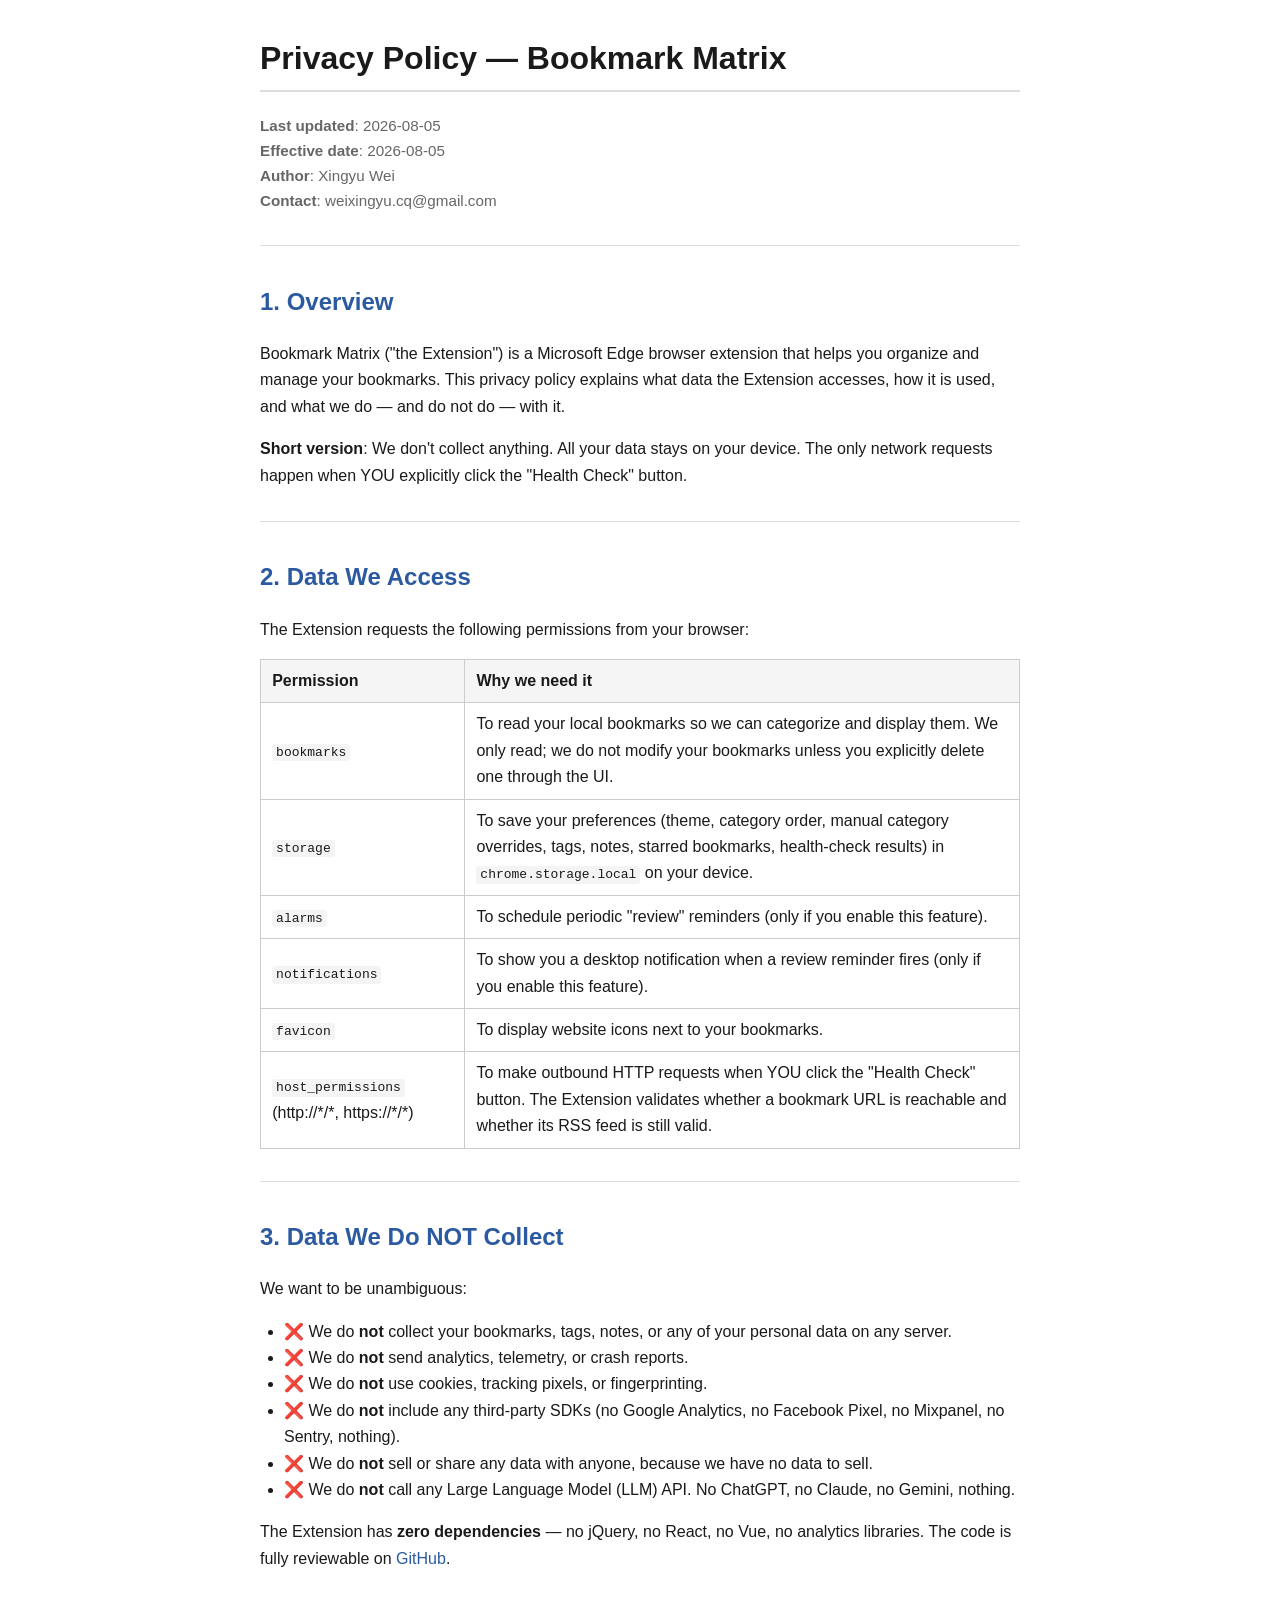
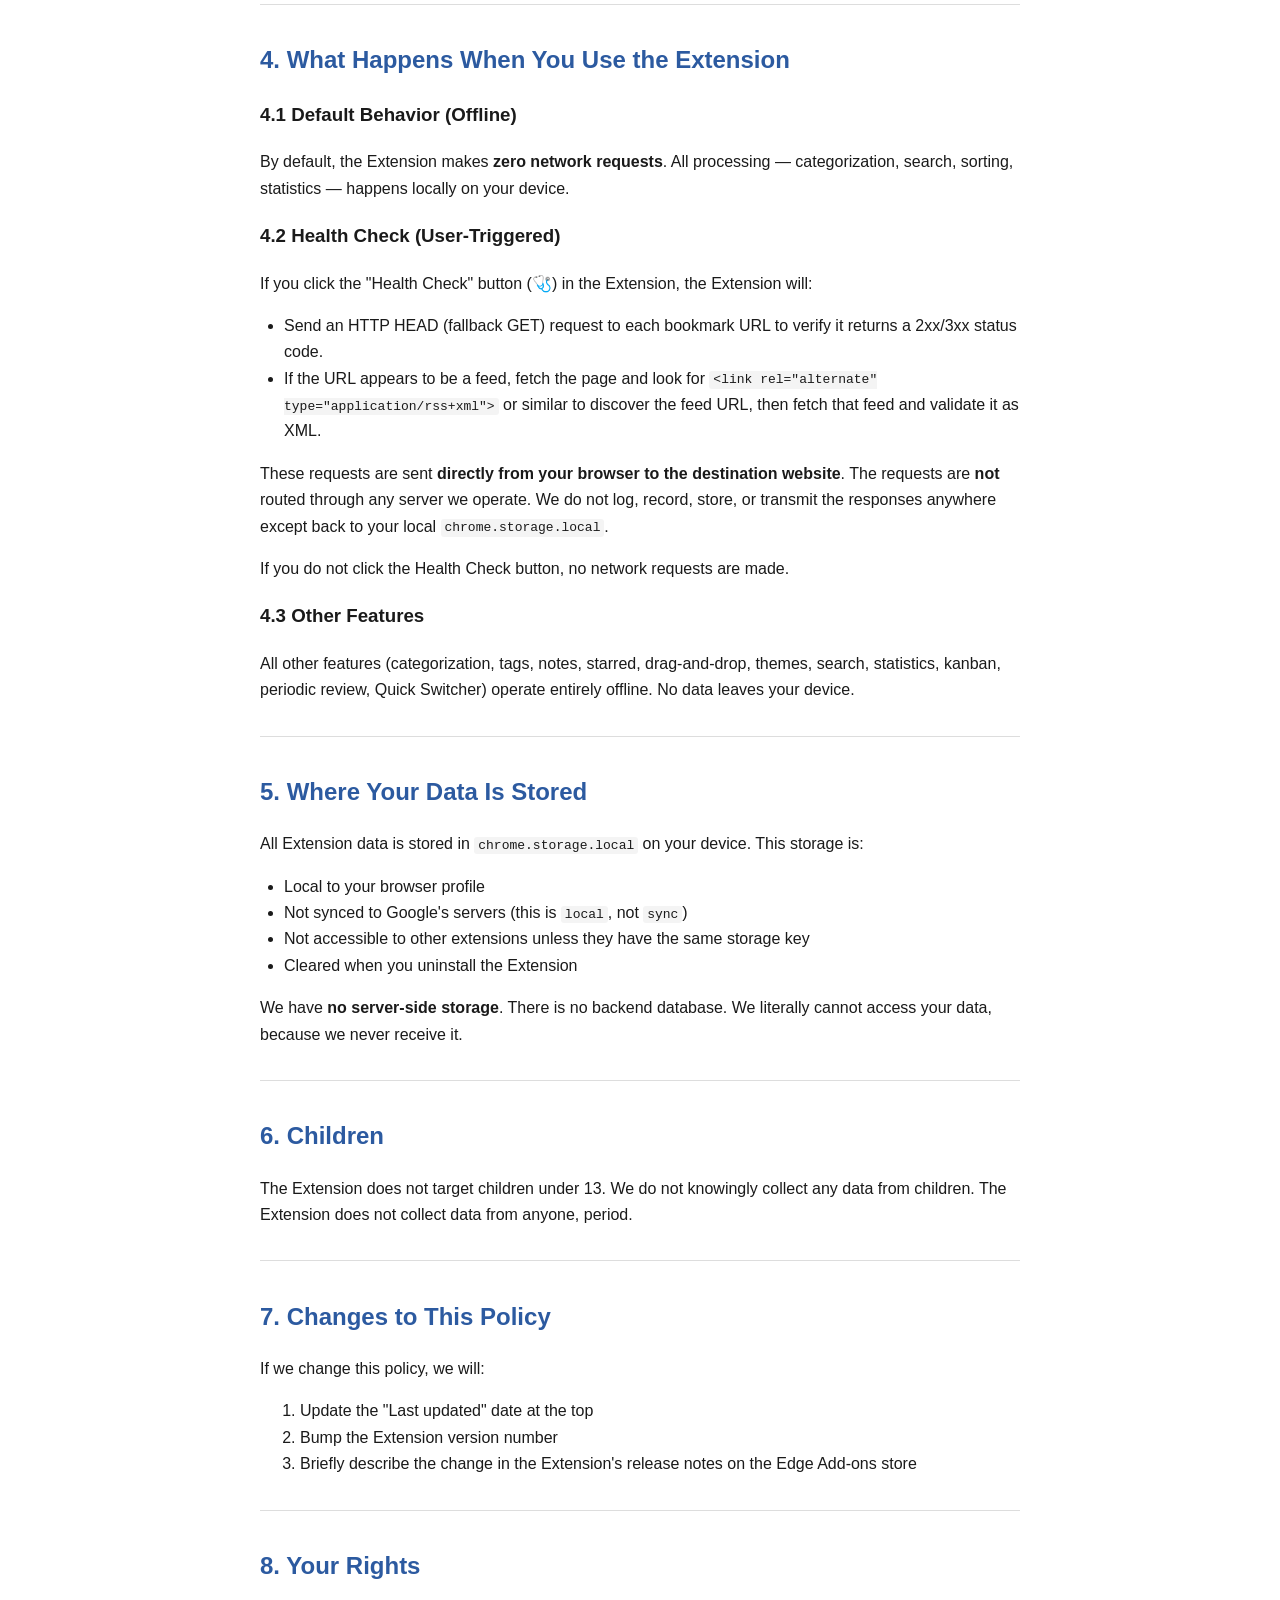
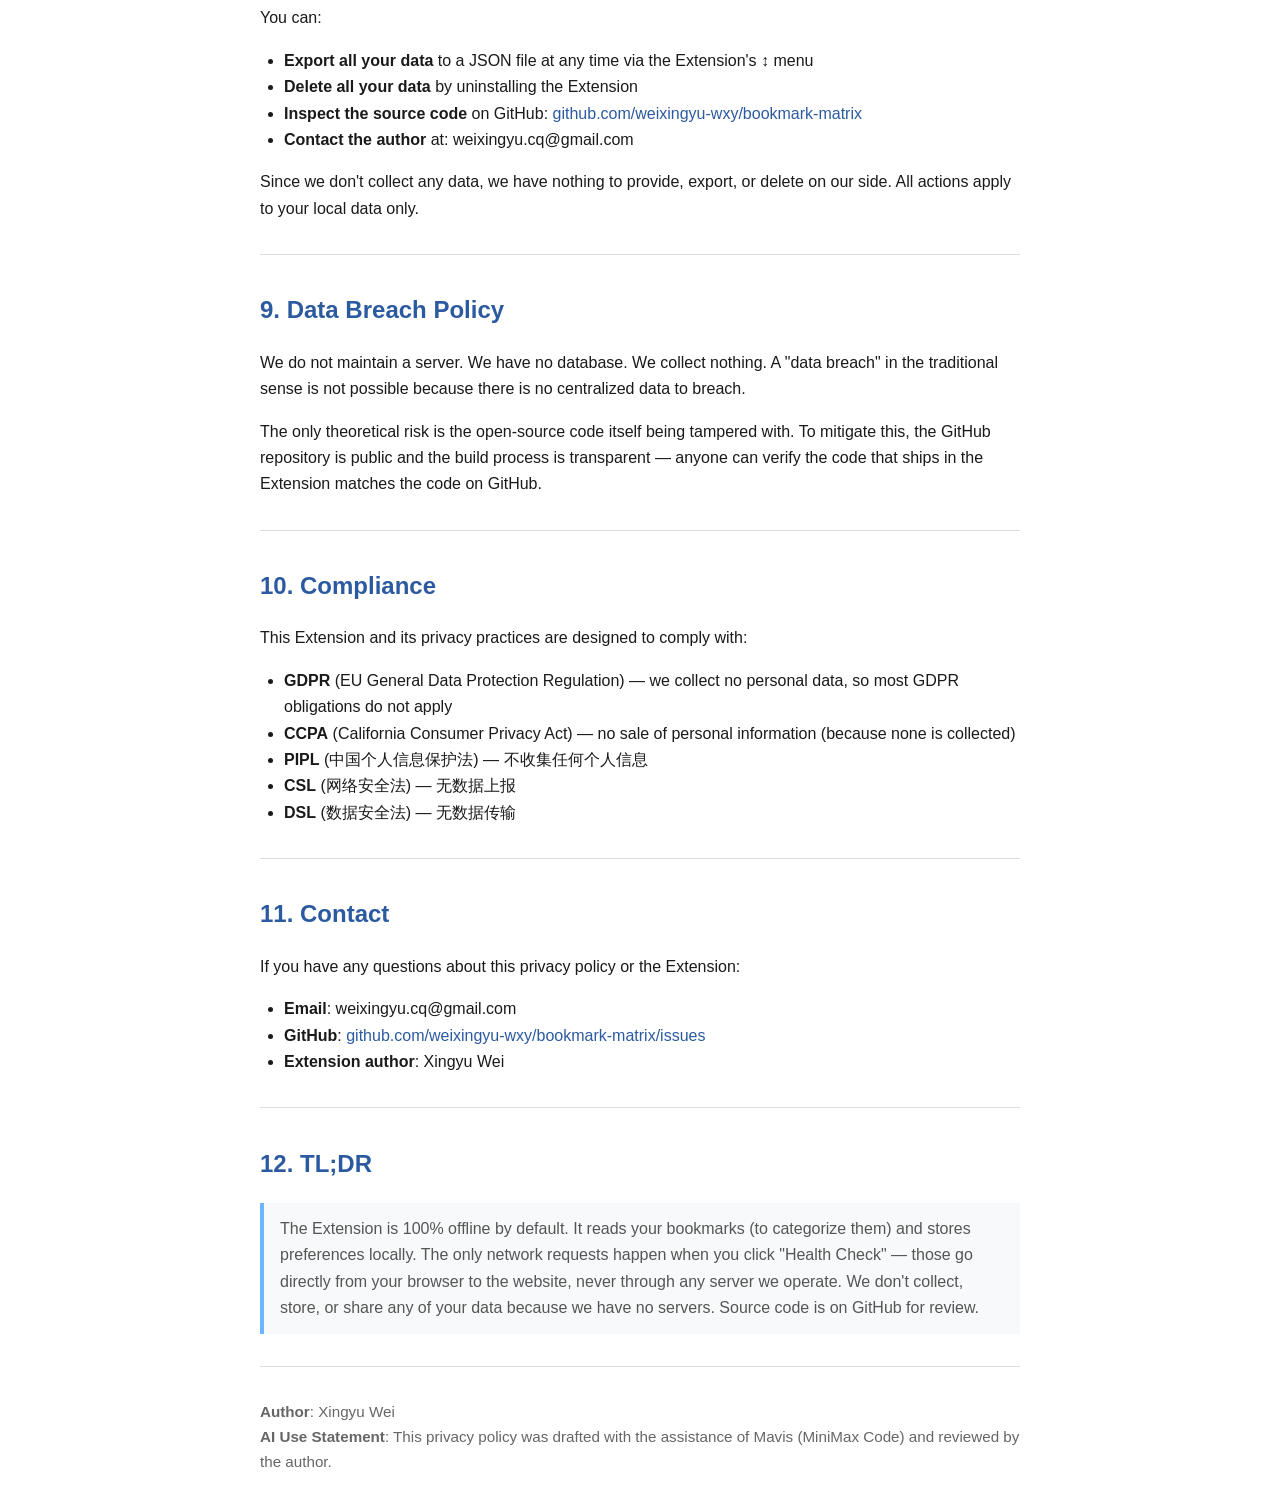
<file: docs/privacy.html>
<!DOCTYPE html>
<html lang="en">
<head>
<meta charset="UTF-8">
<meta name="viewport" content="width=device-width, initial-scale=1.0">
<title>Privacy Policy — Bookmark Matrix</title>
<style>
  :root { color-scheme: light dark; }
  body { font-family: -apple-system, BlinkMacSystemFont, "Segoe UI", Roboto, sans-serif;
         max-width: 760px; margin: 2rem auto; padding: 0 1rem; line-height: 1.65;
         color: #1a1a1a; background: #fff; }
  @media (prefers-color-scheme: dark) {
    body { color: #e0e0e0; background: #1a1a1a; }
    a { color: #6cb6ff; }
    code, pre { background: #2a2a2a; }
    table { border-color: #444; }
    th, td { border-color: #444; }
  }
  h1 { border-bottom: 2px solid #ddd; padding-bottom: 0.3rem; }
  h2 { margin-top: 2.2rem; color: #2c5aa0; }
  @media (prefers-color-scheme: dark) { h2 { color: #6cb6ff; } }
  table { border-collapse: collapse; width: 100%; margin: 1rem 0; }
  th, td { border: 1px solid #ccc; padding: 0.5rem 0.7rem; text-align: left; }
  th { background: #f5f5f5; }
  @media (prefers-color-scheme: dark) { th { background: #2a2a2a; } }
  hr { border: none; border-top: 1px solid #ddd; margin: 2rem 0; }
  code { background: #f4f4f4; padding: 0.1em 0.3em; border-radius: 3px; }
  blockquote { border-left: 4px solid #6cb6ff; padding-left: 1rem; color: #555;
               margin: 1rem 0; background: #f8f9fa; padding: 0.8rem 1rem; }
  @media (prefers-color-scheme: dark) {
    blockquote { color: #aaa; background: #252525; }
  }
  ul { padding-left: 1.5rem; }
  a { color: #2c5aa0; text-decoration: none; }
  a:hover { text-decoration: underline; }
  .meta { color: #666; font-size: 0.95rem; }
</style>
</head>
<body>

<h1>Privacy Policy — Bookmark Matrix</h1>

<p class="meta">
  <strong>Last updated</strong>: 2026-08-05<br>
  <strong>Effective date</strong>: 2026-08-05<br>
  <strong>Author</strong>: Xingyu Wei<br>
  <strong>Contact</strong>: weixingyu.cq@gmail.com
</p>

<hr>

<h2>1. Overview</h2>

<p>Bookmark Matrix ("the Extension") is a Microsoft Edge browser extension that helps you organize and manage your bookmarks. This privacy policy explains what data the Extension accesses, how it is used, and what we do — and do not do — with it.</p>

<p><strong>Short version</strong>: We don't collect anything. All your data stays on your device. The only network requests happen when YOU explicitly click the "Health Check" button.</p>

<hr>

<h2>2. Data We Access</h2>

<p>The Extension requests the following permissions from your browser:</p>

<table>
<tr><th>Permission</th><th>Why we need it</th></tr>
<tr><td><code>bookmarks</code></td><td>To read your local bookmarks so we can categorize and display them. We only read; we do not modify your bookmarks unless you explicitly delete one through the UI.</td></tr>
<tr><td><code>storage</code></td><td>To save your preferences (theme, category order, manual category overrides, tags, notes, starred bookmarks, health-check results) in <code>chrome.storage.local</code> on your device.</td></tr>
<tr><td><code>alarms</code></td><td>To schedule periodic "review" reminders (only if you enable this feature).</td></tr>
<tr><td><code>notifications</code></td><td>To show you a desktop notification when a review reminder fires (only if you enable this feature).</td></tr>
<tr><td><code>favicon</code></td><td>To display website icons next to your bookmarks.</td></tr>
<tr><td><code>host_permissions</code> (http://*/*, https://*/*)</td><td>To make outbound HTTP requests when YOU click the "Health Check" button. The Extension validates whether a bookmark URL is reachable and whether its RSS feed is still valid.</td></tr>
</table>

<hr>

<h2>3. Data We Do NOT Collect</h2>

<p>We want to be unambiguous:</p>

<ul>
  <li>❌ We do <strong>not</strong> collect your bookmarks, tags, notes, or any of your personal data on any server.</li>
  <li>❌ We do <strong>not</strong> send analytics, telemetry, or crash reports.</li>
  <li>❌ We do <strong>not</strong> use cookies, tracking pixels, or fingerprinting.</li>
  <li>❌ We do <strong>not</strong> include any third-party SDKs (no Google Analytics, no Facebook Pixel, no Mixpanel, no Sentry, nothing).</li>
  <li>❌ We do <strong>not</strong> sell or share any data with anyone, because we have no data to sell.</li>
  <li>❌ We do <strong>not</strong> call any Large Language Model (LLM) API. No ChatGPT, no Claude, no Gemini, nothing.</li>
</ul>

<p>The Extension has <strong>zero dependencies</strong> — no jQuery, no React, no Vue, no analytics libraries. The code is fully reviewable on <a href="https://github.com/weixingyu-wxy/bookmark-matrix">GitHub</a>.</p>

<hr>

<h2>4. What Happens When You Use the Extension</h2>

<h3>4.1 Default Behavior (Offline)</h3>
<p>By default, the Extension makes <strong>zero network requests</strong>. All processing — categorization, search, sorting, statistics — happens locally on your device.</p>

<h3>4.2 Health Check (User-Triggered)</h3>
<p>If you click the "Health Check" button (🩺) in the Extension, the Extension will:</p>

<ul>
  <li>Send an HTTP HEAD (fallback GET) request to each bookmark URL to verify it returns a 2xx/3xx status code.</li>
  <li>If the URL appears to be a feed, fetch the page and look for <code>&lt;link rel="alternate" type="application/rss+xml"&gt;</code> or similar to discover the feed URL, then fetch that feed and validate it as XML.</li>
</ul>

<p>These requests are sent <strong>directly from your browser to the destination website</strong>. The requests are <strong>not</strong> routed through any server we operate. We do not log, record, store, or transmit the responses anywhere except back to your local <code>chrome.storage.local</code>.</p>

<p>If you do not click the Health Check button, no network requests are made.</p>

<h3>4.3 Other Features</h3>
<p>All other features (categorization, tags, notes, starred, drag-and-drop, themes, search, statistics, kanban, periodic review, Quick Switcher) operate entirely offline. No data leaves your device.</p>

<hr>

<h2>5. Where Your Data Is Stored</h2>

<p>All Extension data is stored in <code>chrome.storage.local</code> on your device. This storage is:</p>

<ul>
  <li>Local to your browser profile</li>
  <li>Not synced to Google's servers (this is <code>local</code>, not <code>sync</code>)</li>
  <li>Not accessible to other extensions unless they have the same storage key</li>
  <li>Cleared when you uninstall the Extension</li>
</ul>

<p>We have <strong>no server-side storage</strong>. There is no backend database. We literally cannot access your data, because we never receive it.</p>

<hr>

<h2>6. Children</h2>
<p>The Extension does not target children under 13. We do not knowingly collect any data from children. The Extension does not collect data from anyone, period.</p>

<hr>

<h2>7. Changes to This Policy</h2>
<p>If we change this policy, we will:</p>
<ol>
  <li>Update the "Last updated" date at the top</li>
  <li>Bump the Extension version number</li>
  <li>Briefly describe the change in the Extension's release notes on the Edge Add-ons store</li>
</ol>

<hr>

<h2>8. Your Rights</h2>
<p>You can:</p>
<ul>
  <li><strong>Export all your data</strong> to a JSON file at any time via the Extension's ↕ menu</li>
  <li><strong>Delete all your data</strong> by uninstalling the Extension</li>
  <li><strong>Inspect the source code</strong> on GitHub: <a href="https://github.com/weixingyu-wxy/bookmark-matrix">github.com/weixingyu-wxy/bookmark-matrix</a></li>
  <li><strong>Contact the author</strong> at: weixingyu.cq@gmail.com</li>
</ul>

<p>Since we don't collect any data, we have nothing to provide, export, or delete on our side. All actions apply to your local data only.</p>

<hr>

<h2>9. Data Breach Policy</h2>
<p>We do not maintain a server. We have no database. We collect nothing. A "data breach" in the traditional sense is not possible because there is no centralized data to breach.</p>

<p>The only theoretical risk is the open-source code itself being tampered with. To mitigate this, the GitHub repository is public and the build process is transparent — anyone can verify the code that ships in the Extension matches the code on GitHub.</p>

<hr>

<h2>10. Compliance</h2>
<p>This Extension and its privacy practices are designed to comply with:</p>
<ul>
  <li><strong>GDPR</strong> (EU General Data Protection Regulation) — we collect no personal data, so most GDPR obligations do not apply</li>
  <li><strong>CCPA</strong> (California Consumer Privacy Act) — no sale of personal information (because none is collected)</li>
  <li><strong>PIPL</strong> (中国个人信息保护法) — 不收集任何个人信息</li>
  <li><strong>CSL</strong> (网络安全法) — 无数据上报</li>
  <li><strong>DSL</strong> (数据安全法) — 无数据传输</li>
</ul>

<hr>

<h2>11. Contact</h2>
<p>If you have any questions about this privacy policy or the Extension:</p>
<ul>
  <li><strong>Email</strong>: weixingyu.cq@gmail.com</li>
  <li><strong>GitHub</strong>: <a href="https://github.com/weixingyu-wxy/bookmark-matrix/issues">github.com/weixingyu-wxy/bookmark-matrix/issues</a></li>
  <li><strong>Extension author</strong>: Xingyu Wei</li>
</ul>

<hr>

<h2>12. TL;DR</h2>
<blockquote>The Extension is 100% offline by default. It reads your bookmarks (to categorize them) and stores preferences locally. The only network requests happen when you click "Health Check" — those go directly from your browser to the website, never through any server we operate. We don't collect, store, or share any of your data because we have no servers. Source code is on GitHub for review.</blockquote>

<hr>

<p class="meta">
  <strong>Author</strong>: Xingyu Wei<br>
  <strong>AI Use Statement</strong>: This privacy policy was drafted with the assistance of Mavis (MiniMax Code) and reviewed by the author.
</p>

</body>
</html>
</file>
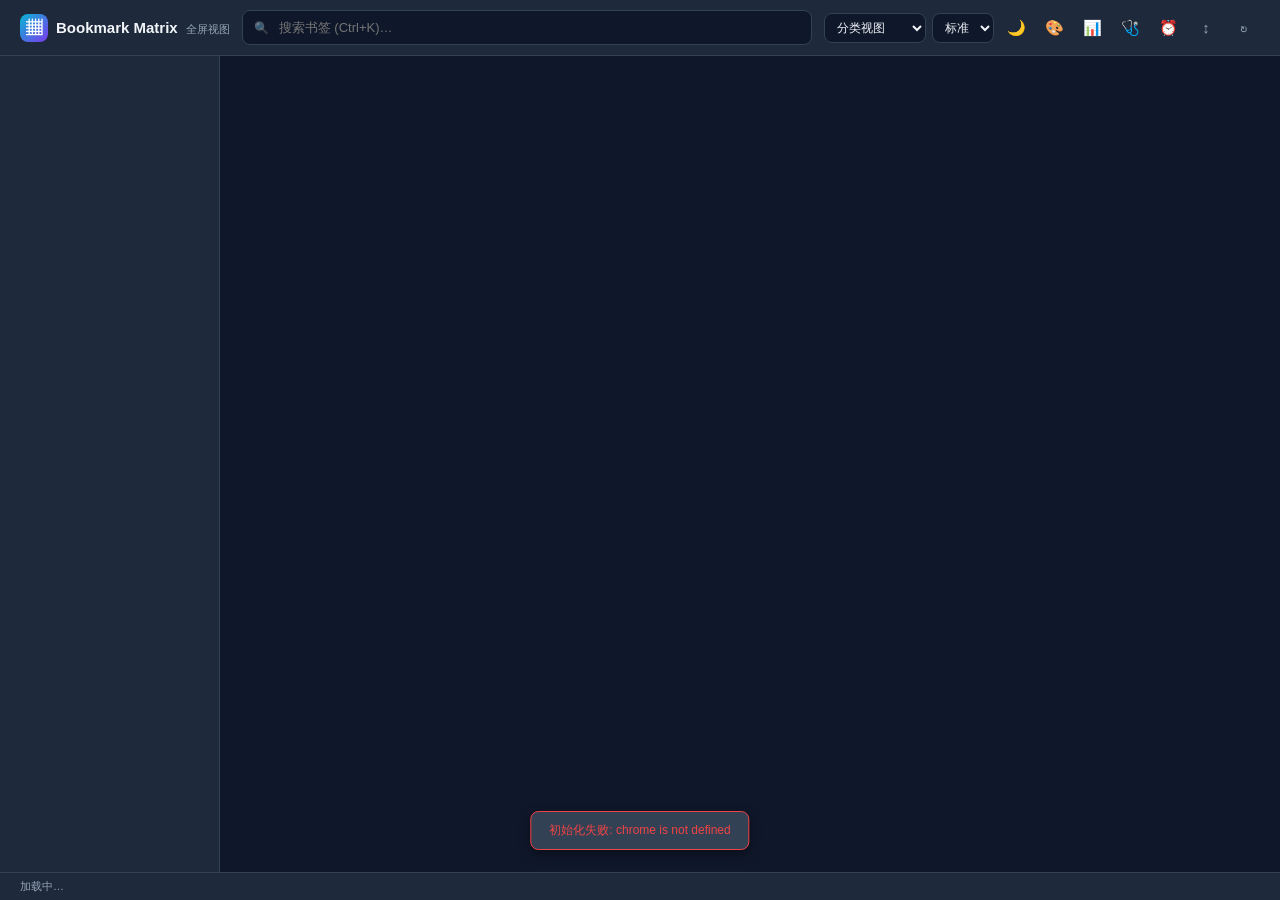
<file: src/newtab.html>
<!DOCTYPE html>
<html lang="zh-CN">
<head>
  <meta charset="UTF-8" />
  <meta name="viewport" content="width=device-width, initial-scale=1.0" />
  <title>Bookmark Matrix — 全屏</title>
  <link rel="stylesheet" href="newtab.css" />
</head>
<body data-theme="dark">
  <!-- 顶部工具栏 -->
  <header class="nt-toolbar">
    <div class="brand">
      <span class="logo">▦</span>
      <span class="title">Bookmark Matrix</span>
      <span class="subtitle">全屏视图</span>
    </div>
    <div class="search-wrap">
      <span class="search-icon">🔍</span>
      <input id="search" type="text" placeholder="搜索书签 (Ctrl+K)…" autocomplete="off" spellcheck="false" />
      <button id="clear-search" class="icon-btn hidden">✕</button>
    </div>
    <div class="controls">
      <select id="view-mode">
        <option value="category">分类视图</option>
        <option value="flat">扁平视图</option>
        <option value="uncategorized">未分类</option>
        <option value="board-status">看板·状态</option>
        <option value="board-priority">看板·优先级</option>
      </select>
      <select id="card-size">
        <option value="compact">紧凑</option>
        <option value="normal" selected>标准</option>
        <option value="large">大</option>
      </select>
      <button id="theme-toggle" class="icon-btn" title="切换主题">🌙</button>
      <button id="themes-btn" class="icon-btn" title="主题预设">🎨</button>
      <button id="stats-btn" class="icon-btn" title="统计">📊</button>
      <button id="health-btn" class="icon-btn" title="健康检查">🩺</button>
      <button id="review-btn" class="icon-btn" title="定期回顾">⏰</button>
      <button id="io-btn" class="icon-btn" title="导入/导出">↕</button>
      <button id="refresh" class="icon-btn" title="刷新">↻</button>
    </div>
  </header>

  <!-- 主体：左侧侧边栏 + 右侧矩阵 -->
  <div class="nt-body">
    <aside class="nt-sidebar" id="sidebar"></aside>
    <main class="nt-main" id="main"></main>
  </div>

  <!-- 状态条 -->
  <div class="nt-statusbar">
    <span id="status-text">加载中…</span>
    <span id="filter-info"></span>
  </div>

  <!-- 标签筛选条 -->
  <div id="tag-chips" class="tag-chips hidden"></div>

  <!-- 右键菜单（共享 popup 样式） -->
  <div id="context-menu" class="context-menu hidden">
    <div class="ctx-section">
      <div class="ctx-label">移动到分类</div>
      <div id="ctx-categories" class="ctx-categories"></div>
    </div>
    <div class="ctx-divider"></div>
    <div class="ctx-action" data-action="open">↗ 在新标签页打开</div>
    <div class="ctx-action" data-action="open-bg">↗ 在后台打开</div>
    <div class="ctx-action" data-action="edit">✎ 编辑书签</div>
    <div class="ctx-action" data-action="copy">⎘ 复制链接</div>
    <div class="ctx-divider"></div>
    <div class="ctx-section">
      <div class="ctx-label">标签 / 备注 / 收藏</div>
      <div class="ctx-action" data-action="tag">🏷 编辑标签</div>
      <div class="ctx-action" data-action="note">📝 编辑备注</div>
      <div class="ctx-action" data-action="star">★ 切换收藏</div>
    </div>
    <div class="ctx-divider"></div>
    <div class="ctx-action danger" data-action="delete">🗑 删除书签</div>
  </div>

  <!-- 模态：标签/备注编辑 -->
  <div id="modal" class="modal hidden">
    <div class="modal-card">
      <div class="modal-header">
        <span id="modal-title">编辑</span>
        <button class="modal-close" data-modal-close>✕</button>
      </div>
      <div class="modal-body" id="modal-body"></div>
      <div class="modal-footer">
        <button class="btn btn-secondary" data-modal-close>取消</button>
        <button class="btn btn-primary" id="modal-save">保存</button>
      </div>
    </div>
  </div>

  <!-- 模态：统计 -->
  <div id="stats-modal" class="modal hidden">
    <div class="modal-card modal-wide">
      <div class="modal-header">
        <span>📊 统计</span>
        <button class="modal-close" data-stats-close>✕</button>
      </div>
      <div class="modal-body" id="stats-body">
        <div class="stat-loading">计算中…</div>
      </div>
    </div>
  </div>

  <!-- 模态：健康检查 -->
  <div id="health-modal" class="modal hidden">
    <div class="modal-card modal-wide">
      <div class="modal-header"><span>🩺 健康检查</span><button class="modal-close" data-health-close>✕</button></div>
      <div class="modal-body">
        <p style="margin-bottom:8px;font-size:12px;color:var(--text-dim);">检测死链 + RSS feed 状态。失败的书签不阻塞。</p>
        <div id="health-progress"></div>
        <div id="health-actions" class="health-actions">
          <button id="health-check-dead" class="btn btn-secondary">🔗 检测死链</button>
          <button id="health-check-rss" class="btn btn-secondary">📡 检测 RSS</button>
          <button id="health-check-all" class="btn btn-primary">🩺 全部</button>
        </div>
        <div id="health-summary" class="health-summary"></div>
      </div>
    </div>
  </div>

  <!-- 模态：定期回顾 -->
  <div id="review-modal" class="modal hidden">
    <div class="modal-card modal-wide">
      <div class="modal-header"><span>⏰ 定期回顾</span><button class="modal-close" data-review-close>✕</button></div>
      <div class="modal-body" id="review-body"></div>
    </div>
  </div>

  <!-- 模态：主题选择 -->
  <div id="themes-modal" class="modal hidden">
    <div class="modal-card">
      <div class="modal-header"><span>🎨 主题</span><button class="modal-close" data-themes-close>✕</button></div>
      <div class="modal-body">
        <div class="modal-field">
          <label>外观</label>
          <div style="display:flex;gap:6px;">
            <button id="theme-mode-dark" class="btn btn-secondary" style="flex:1;">🌙 深色</button>
            <button id="theme-mode-light" class="btn btn-secondary" style="flex:1;">☀️ 亮色</button>
            <button id="theme-mode-auto" class="btn btn-secondary" style="flex:1;">⚙ 跟随系统</button>
          </div>
        </div>
        <div class="modal-field">
          <label>主题预设</label>
          <div id="theme-grid" class="theme-grid"></div>
        </div>
      </div>
    </div>
  </div>

  <!-- 模态：导入/导出 -->
  <div id="io-modal" class="modal hidden">
    <div class="modal-card">
      <div class="modal-header">
        <span>↕ 导入 / 导出</span>
        <button class="modal-close" data-io-close>✕</button>
      </div>
      <div class="modal-body">
        <div class="io-block">
          <div class="io-title">导出</div>
          <div class="io-desc">把分类规则、标签、备注、收藏、主题、视图模式打包为 JSON 文件，可换设备恢复。</div>
          <button id="export-btn" class="btn btn-primary">⤓ 导出备份</button>
        </div>
        <div class="io-divider"></div>
        <div class="io-block">
          <div class="io-title">导入</div>
          <div class="io-desc">从 JSON 备份文件恢复。<b>合并</b>：现有数据优先；<b>覆盖</b>：备份数据完全替换现有。</div>
          <input id="import-file" type="file" accept=".json" hidden />
          <div class="io-row">
            <button id="import-btn" class="btn btn-secondary">⤴ 选择文件并合并导入</button>
            <button id="import-replace-btn" class="btn btn-danger">⤴ 覆盖导入</button>
          </div>
          <div id="import-result" class="io-result"></div>
        </div>
      </div>
    </div>
  </div>

  <div id="toast" class="toast hidden"></div>

  <script src="classifier.js"></script>
  <script src="meta.js"></script>
  <script src="stats.js"></script>
  <script src="io.js"></script>
  <script src="health.js"></script>
  <script src="board.js"></script>
  <script src="notify.js"></script>
  <script src="themes.js"></script>
  <script src="favicon.js"></script>
  <script src="newtab.js"></script>
</body>
</html>
</file>
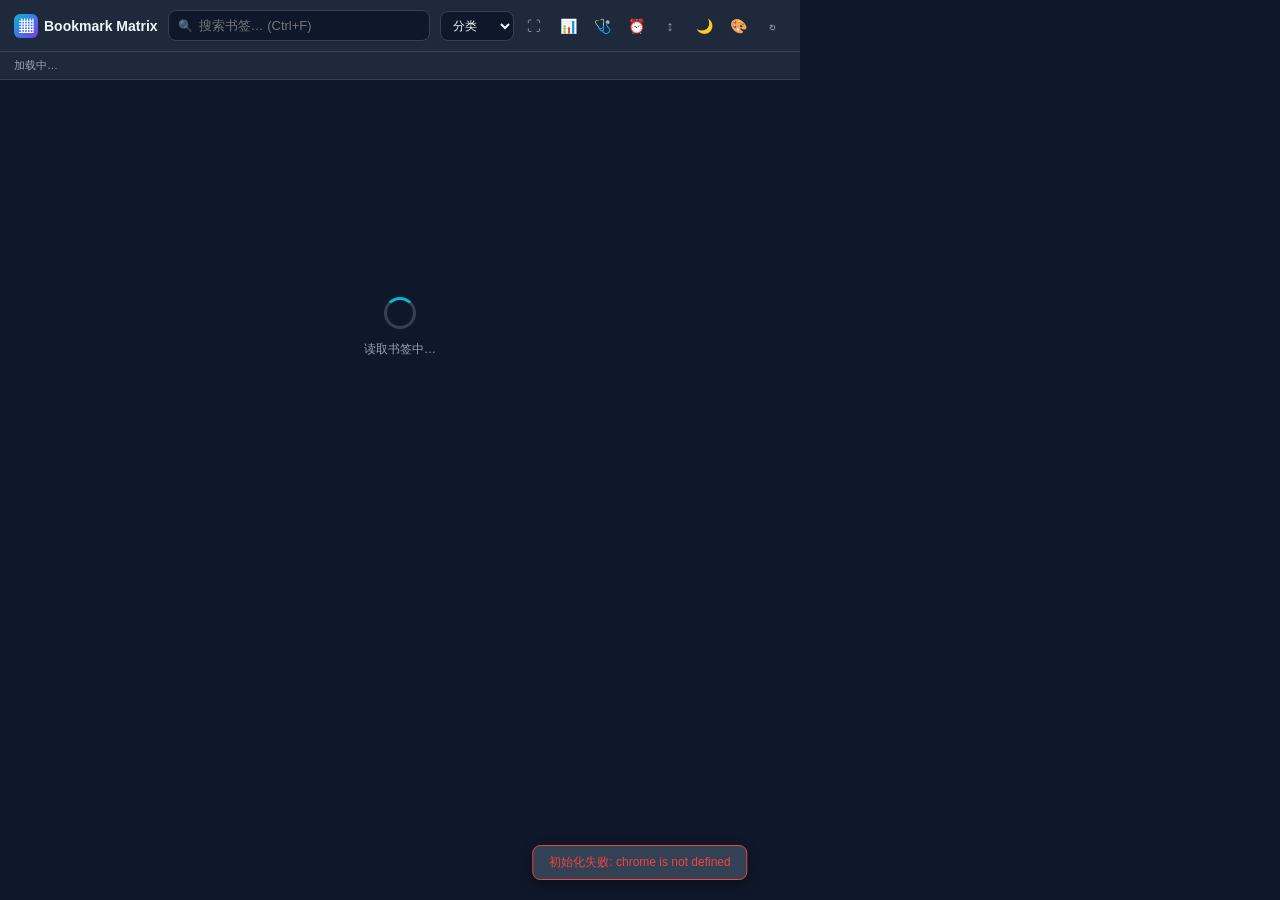
<file: src/popup.html>
<!DOCTYPE html>
<html lang="zh-CN">
<head>
  <meta charset="UTF-8" />
  <meta name="viewport" content="width=device-width, initial-scale=1.0" />
  <title>Bookmark Matrix</title>
  <link rel="stylesheet" href="popup.css" />
</head>
<body data-theme="dark">
  <!-- 顶部工具栏 -->
  <header class="toolbar">
    <div class="brand">
      <span class="logo">▦</span>
      <span class="title">Bookmark Matrix</span>
    </div>
    <div class="search-wrap">
      <span class="search-icon">🔍</span>
      <input id="search" type="text" placeholder="搜索书签… (Ctrl+F)" autocomplete="off" spellcheck="false" />
      <button id="clear-search" class="icon-btn hidden" title="清空">✕</button>
    </div>
    <div class="controls">
      <select id="view-mode" title="视图模式">
        <option value="category">分类</option>
        <option value="flat">扁平</option>
        <option value="uncategorized">未分类</option>
      </select>
      <button id="open-newtab" class="icon-btn" title="全屏矩阵页">⛶</button>
      <button id="stats-btn" class="icon-btn" title="统计">📊</button>
      <button id="health-btn" class="icon-btn" title="健康检查 (RSS / 死链)">🩺</button>
      <button id="review-btn" class="icon-btn" title="定期回顾">⏰</button>
      <button id="io-btn" class="icon-btn" title="导入/导出">↕</button>
      <button id="theme-toggle" class="icon-btn" title="切换主题">🌙</button>
      <button id="themes-btn" class="icon-btn" title="主题预设">🎨</button>
      <button id="refresh" class="icon-btn" title="重新加载">↻</button>
    </div>
  </header>

  <!-- 状态条 -->
  <div class="status-bar">
    <span id="status-text">加载中…</span>
    <span id="filter-info" class="filter-info"></span>
  </div>

  <!-- 标签 chip 行 -->
  <div id="tag-chips" class="tag-chips hidden"></div>

  <!-- 分类 chip 行 -->
  <div id="category-chips" class="category-chips hidden"></div>

  <!-- 主体 -->
  <main id="main">
    <div class="loading" id="loading">
      <div class="spinner"></div>
      <div class="loading-text">读取书签中…</div>
    </div>
    <div class="empty hidden" id="empty">
      <div class="empty-icon">📭</div>
      <div class="empty-title">没有找到书签</div>
      <div class="empty-desc">在 Edge 中添加几个书签后再回来看看</div>
    </div>
    <div id="content" class="content"></div>
  </main>

  <!-- 右键菜单 -->
  <div id="context-menu" class="context-menu hidden">
    <div class="ctx-section">
      <div class="ctx-label">移动到分类</div>
      <div id="ctx-categories" class="ctx-categories"></div>
    </div>
    <div class="ctx-divider"></div>
    <div class="ctx-action" data-action="open">↗ 在新标签页打开</div>
    <div class="ctx-action" data-action="open-bg">↗ 在后台打开</div>
    <div class="ctx-action" data-action="edit">✎ 编辑书签</div>
    <div class="ctx-action" data-action="copy">⎘ 复制链接</div>
    <div class="ctx-divider"></div>
    <div class="ctx-section">
      <div class="ctx-label">标签 / 备注 / 收藏</div>
      <div class="ctx-action" data-action="tag">🏷 编辑标签</div>
      <div class="ctx-action" data-action="note">📝 编辑备注</div>
      <div class="ctx-action" data-action="star">★ 切换收藏</div>
    </div>
    <div class="ctx-divider"></div>
    <div class="ctx-action danger" data-action="delete">🗑 删除书签</div>
  </div>

  <!-- 模态：标签/备注编辑 -->
  <div id="modal" class="modal hidden">
    <div class="modal-card">
      <div class="modal-header">
        <span id="modal-title">编辑</span>
        <button class="modal-close" data-modal-close>✕</button>
      </div>
      <div class="modal-body" id="modal-body"></div>
      <div class="modal-footer">
        <button class="btn btn-secondary" data-modal-close>取消</button>
        <button class="btn btn-primary" id="modal-save">保存</button>
      </div>
    </div>
  </div>

  <!-- 模态：统计 -->
  <div id="stats-modal" class="modal hidden">
    <div class="modal-card modal-wide">
      <div class="modal-header">
        <span>📊 统计</span>
        <button class="modal-close" data-stats-close>✕</button>
      </div>
      <div class="modal-body" id="stats-body">
        <div class="stat-loading">计算中…</div>
      </div>
    </div>
  </div>

  <!-- 模态：健康检查 -->
  <div id="health-modal" class="modal hidden">
    <div class="modal-card modal-wide">
      <div class="modal-header"><span>🩺 健康检查</span><button class="modal-close" data-health-close>✕</button></div>
      <div class="modal-body">
        <p style="margin-bottom: 8px;font-size:11px;color:var(--text-dim);">检测死链 + RSS feed 状态。失败的书签不阻塞。</p>
        <div id="health-progress" class="health-progress"></div>
        <div id="health-actions" class="health-actions">
          <button id="health-check-dead" class="btn btn-secondary">🔗 检测死链</button>
          <button id="health-check-rss" class="btn btn-secondary">📡 检测 RSS</button>
          <button id="health-check-all" class="btn btn-primary">🩺 全部</button>
        </div>
        <div id="health-summary" class="health-summary"></div>
      </div>
    </div>
  </div>

  <!-- 模态：定期回顾 -->
  <div id="review-modal" class="modal hidden">
    <div class="modal-card modal-wide">
      <div class="modal-header"><span>⏰ 定期回顾</span><button class="modal-close" data-review-close>✕</button></div>
      <div class="modal-body" id="review-body"></div>
    </div>
  </div>

  <!-- 模态：主题选择 -->
  <div id="themes-modal" class="modal hidden">
    <div class="modal-card">
      <div class="modal-header"><span>🎨 主题</span><button class="modal-close" data-themes-close>✕</button></div>
      <div class="modal-body">
        <div class="modal-field">
          <label>外观</label>
          <div style="display:flex;gap:6px;">
            <button id="theme-mode-dark" class="btn btn-secondary" style="flex:1;">🌙 深色</button>
            <button id="theme-mode-light" class="btn btn-secondary" style="flex:1;">☀️ 亮色</button>
            <button id="theme-mode-auto" class="btn btn-secondary" style="flex:1;">⚙ 跟随系统</button>
          </div>
        </div>
        <div class="modal-field">
          <label>主题预设</label>
          <div id="theme-grid" class="theme-grid"></div>
        </div>
      </div>
    </div>
  </div>

  <!-- 模态：导入/导出 -->
  <div id="io-modal" class="modal hidden">
    <div class="modal-card">
      <div class="modal-header">
        <span>↕ 导入 / 导出</span>
        <button class="modal-close" data-io-close>✕</button>
      </div>
      <div class="modal-body">
        <div class="io-block">
          <div class="io-title">导出</div>
          <div class="io-desc">把分类规则、标签、备注、收藏、主题、视图模式打包为 JSON 文件，可换设备恢复。</div>
          <button id="export-btn" class="btn btn-primary">⤓ 导出备份</button>
        </div>
        <div class="io-divider"></div>
        <div class="io-block">
          <div class="io-title">导入</div>
          <div class="io-desc">从 JSON 备份文件恢复。<b>合并</b>：现有数据优先；<b>覆盖</b>：备份数据完全替换现有。</div>
          <input id="import-file" type="file" accept=".json" hidden />
          <div class="io-row">
            <button id="import-btn" class="btn btn-secondary">⤴ 选择文件并合并导入</button>
            <button id="import-replace-btn" class="btn btn-danger">⤴ 覆盖导入</button>
          </div>
          <div id="import-result" class="io-result"></div>
        </div>
      </div>
    </div>
  </div>

  <!-- 错误条 -->
  <div id="toast" class="toast hidden"></div>

  <script src="classifier.js"></script>
  <script src="meta.js"></script>
  <script src="io.js"></script>
  <script src="stats.js"></script>
  <script src="health.js"></script>
  <script src="notify.js"></script>
  <script src="themes.js"></script>
  <script src="favicon.js"></script>
  <script src="popup.js"></script>
</body>
</html>
</file>
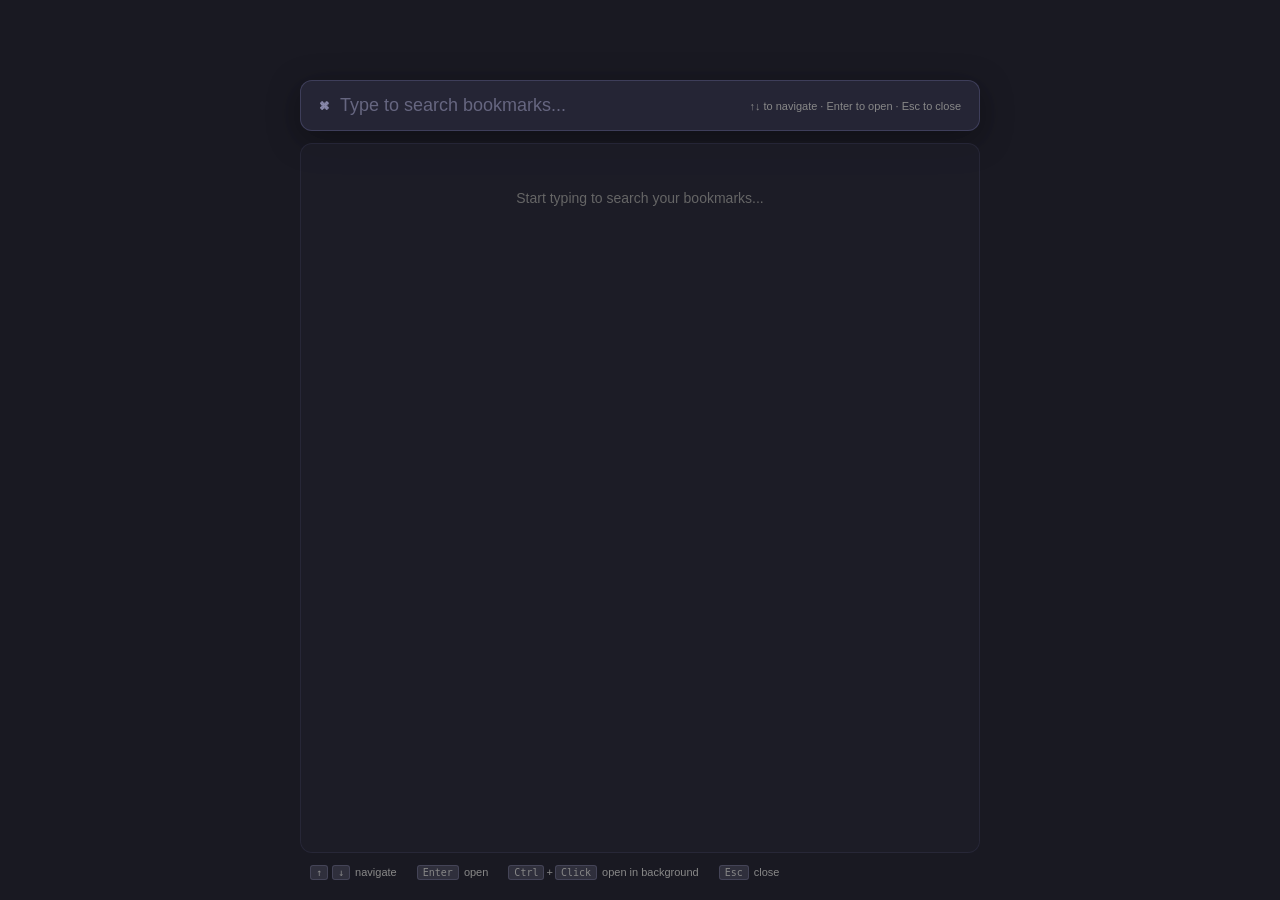
<file: src/quickswitcher.html>
<!DOCTYPE html>
<html lang="zh-CN">
<head>
  <meta charset="utf-8">
  <title>Bookmark Matrix — Quick Switcher</title>
  <link rel="stylesheet" href="quickswitcher.css">
</head>
<body>
  <div class="qs-container">
    <div class="qs-search-box">
      <span class="qs-icon">⌘</span>
      <input
        type="text"
        id="qs-input"
        placeholder="Type to search bookmarks..."
        autocomplete="off"
        spellcheck="false"
        autofocus
      >
      <span class="qs-hint" id="qs-hint">↑↓ to navigate · Enter to open · Esc to close</span>
    </div>
    <div class="qs-results" id="qs-results">
      <div class="qs-empty" id="qs-empty">Start typing to search your bookmarks...</div>
    </div>
    <div class="qs-footer">
      <span><kbd>↑</kbd><kbd>↓</kbd> navigate</span>
      <span><kbd>Enter</kbd> open</span>
      <span><kbd>Ctrl</kbd>+<kbd>Click</kbd> open in background</span>
      <span><kbd>Esc</kbd> close</span>
    </div>
  </div>
  <script src="quickswitcher.js"></script>
</body>
</html>
</file>
<file: src/newtab.css>
/* newtab.css — 全屏矩阵页样式
   Author: Xingyu Wei
*/

* { box-sizing: border-box; margin: 0; padding: 0; }

:root {
  --bg: #0F172A;
  --bg-elev: #1E293B;
  --bg-elev-2: #334155;
  --border: #334155;
  --text: #F1F5F9;
  --text-dim: #94A3B8;
  --text-faint: #64748B;
  --accent: #06B6D4;
  --accent-2: #7C3AED;
  --danger: #EF4444;
  --success: #10B981;
  --shadow-md: 0 4px 12px rgba(0, 0, 0, 0.4);
  --shadow-lg: 0 10px 30px rgba(0, 0, 0, 0.5);
  --radius: 8px;
  --radius-lg: 12px;
  --transition: 0.15s ease;
}

body[data-theme="light"] {
  --bg: #F8FAFC;
  --bg-elev: #FFFFFF;
  --bg-elev-2: #F1F5F9;
  --border: #E2E8F0;
  --text: #0F172A;
  --text-dim: #64748B;
  --text-faint: #94A3B8;
  --shadow-md: 0 4px 12px rgba(15, 23, 42, 0.08);
  --shadow-lg: 0 10px 30px rgba(15, 23, 42, 0.12);
}

html, body {
  width: 100vw;
  height: 100vh;
  overflow: hidden;
  font-family: -apple-system, BlinkMacSystemFont, 'Segoe UI', 'PingFang SC', 'Microsoft YaHei', sans-serif;
  font-size: 13px;
  color: var(--text);
  background: var(--bg);
  -webkit-font-smoothing: antialiased;
}

/* ===== Toolbar ===== */
.nt-toolbar {
  display: flex;
  align-items: center;
  gap: 12px;
  padding: 10px 20px;
  background: var(--bg-elev);
  border-bottom: 1px solid var(--border);
  height: 56px;
  position: sticky;
  top: 0;
  z-index: 10;
}

.brand {
  display: flex;
  align-items: baseline;
  gap: 8px;
  flex-shrink: 0;
}

.brand .logo {
  display: inline-block;
  width: 28px; height: 28px;
  line-height: 28px;
  text-align: center;
  background: linear-gradient(135deg, var(--accent), var(--accent-2));
  color: white;
  border-radius: 8px;
  font-size: 16px;
  font-weight: 700;
}

.brand .title { font-weight: 600; font-size: 15px; }
.brand .subtitle { font-size: 11px; color: var(--text-dim); }

.search-wrap {
  flex: 1;
  max-width: 600px;
  position: relative;
  display: flex;
  align-items: center;
}

.search-icon {
  position: absolute;
  left: 12px;
  font-size: 12px;
  opacity: 0.6;
  pointer-events: none;
}

#search {
  width: 100%;
  padding: 9px 36px 9px 36px;
  background: var(--bg);
  border: 1px solid var(--border);
  border-radius: var(--radius);
  color: var(--text);
  font-size: 13px;
  outline: none;
  transition: border-color var(--transition), box-shadow var(--transition);
}

#search:focus {
  border-color: var(--accent);
  box-shadow: 0 0 0 3px rgba(6, 182, 212, 0.15);
}

#clear-search {
  position: absolute;
  right: 6px;
  width: 24px; height: 24px;
  display: flex; align-items: center; justify-content: center;
  background: transparent;
  color: var(--text-dim);
  font-size: 12px;
  border: none;
  cursor: pointer;
}

.controls {
  display: flex;
  align-items: center;
  gap: 6px;
  flex-shrink: 0;
}

.controls select {
  background: var(--bg);
  border: 1px solid var(--border);
  color: var(--text);
  padding: 6px 8px;
  border-radius: var(--radius);
  font-size: 12px;
  cursor: pointer;
  outline: none;
}

.icon-btn {
  width: 32px; height: 32px;
  display: flex; align-items: center; justify-content: center;
  background: transparent;
  border: 1px solid transparent;
  color: var(--text-dim);
  border-radius: var(--radius);
  cursor: pointer;
  font-size: 15px;
  transition: all var(--transition);
}

.icon-btn:hover {
  background: var(--bg);
  border-color: var(--border);
  color: var(--text);
}

.icon-btn:active { transform: scale(0.95); }

/* ===== Body ===== */
.nt-body {
  display: flex;
  height: calc(100vh - 56px - 28px); /* toolbar - statusbar */
  overflow: hidden;
}

/* ===== Sidebar ===== */
.nt-sidebar {
  width: 220px;
  background: var(--bg-elev);
  border-right: 1px solid var(--border);
  overflow-y: auto;
  padding: 12px 8px;
  flex-shrink: 0;
}

.nt-sidebar::-webkit-scrollbar { width: 6px; }
.nt-sidebar::-webkit-scrollbar-thumb { background: var(--bg-elev-2); border-radius: 3px; }

.sidebar-section {
  margin-bottom: 12px;
}

.sidebar-title {
  font-size: 10px;
  font-weight: 600;
  color: var(--text-faint);
  text-transform: uppercase;
  letter-spacing: 0.5px;
  padding: 4px 10px;
  margin-bottom: 2px;
}

.sidebar-item {
  display: flex;
  align-items: center;
  gap: 8px;
  padding: 6px 10px;
  border-radius: var(--radius);
  cursor: pointer;
  font-size: 12px;
  color: var(--text-dim);
  transition: all var(--transition);
  user-select: none;
  position: relative;
}

.sidebar-item:hover {
  background: var(--bg);
  color: var(--text);
}

.sidebar-item.active {
  background: var(--bg-elev-2);
  color: var(--text);
  font-weight: 500;
}

.sidebar-emoji {
  width: 18px;
  text-align: center;
  flex-shrink: 0;
  font-size: 13px;
}

.sidebar-name { flex: 1; }

.sidebar-count {
  background: var(--bg-elev-2);
  padding: 1px 6px;
  border-radius: 8px;
  font-size: 10px;
  font-weight: 600;
  color: var(--text-dim);
  min-width: 18px;
  text-align: center;
}

.sidebar-item.active .sidebar-count {
  background: var(--accent);
  color: white;
}

.sidebar-item.empty {
  opacity: 0.5;
}

.sidebar-name small {
  font-size: 10px;
  color: inherit;
  opacity: 0.7;
  margin-left: 2px;
}

/* 拖拽 */
.sidebar-item[draggable="true"] {
  cursor: grab;
}

.sidebar-item.dragging {
  opacity: 0.4;
}

.sidebar-item.drag-over {
  border-top: 2px solid var(--accent);
  margin-top: -2px;
}

/* ===== Main ===== */
.nt-main {
  flex: 1;
  overflow-y: auto;
  padding: 16px 24px 24px;
}

.nt-main::-webkit-scrollbar { width: 8px; }
.nt-main::-webkit-scrollbar-track { background: transparent; }
.nt-main::-webkit-scrollbar-thumb { background: var(--bg-elev-2); border-radius: 4px; }
.nt-main::-webkit-scrollbar-thumb:hover { background: var(--text-faint); }

/* ===== 分类 section ===== */
.category-section {
  margin-bottom: 16px;
}

.category-header {
  display: flex;
  align-items: center;
  gap: 10px;
  margin-bottom: 10px;
  padding-bottom: 6px;
  border-bottom: 1px solid var(--border);
}

.category-emoji {
  width: 28px; height: 28px;
  display: inline-flex;
  align-items: center;
  justify-content: center;
  background: var(--cat-color);
  color: white;
  border-radius: 7px;
  font-size: 15px;
  box-shadow: 0 2px 4px rgba(0, 0, 0, 0.2);
}

.category-title {
  font-size: 15px;
  font-weight: 600;
}

.category-count {
  background: var(--cat-color);
  color: white;
  padding: 1px 8px;
  border-radius: 10px;
  font-size: 11px;
  font-weight: 600;
  margin-left: 4px;
}

/* ===== 卡片矩阵 ===== */
.card-grid {
  display: grid;
  gap: 10px;
}

.nt-main[data-size="compact"] .card-grid { grid-template-columns: repeat(auto-fill, minmax(140px, 1fr)); }
.nt-main[data-size="normal"]  .card-grid { grid-template-columns: repeat(auto-fill, minmax(180px, 1fr)); }
.nt-main[data-size="large"]   .card-grid { grid-template-columns: repeat(auto-fill, minmax(240px, 1fr)); }

.card {
  display: flex;
  flex-direction: column;
  padding: 12px 14px;
  background: var(--bg-elev);
  border: 1px solid var(--border);
  border-left: 4px solid var(--cat-color, var(--accent));
  border-radius: var(--radius);
  text-decoration: none;
  color: var(--text);
  cursor: pointer;
  position: relative;
  transition: all var(--transition);
  min-height: 72px;
  overflow: hidden;
}

.card:hover {
  background: var(--bg-elev-2);
  transform: translateY(-2px);
  box-shadow: var(--shadow-md);
  border-color: var(--cat-color);
}

.card:active { transform: translateY(0); }

.card-star {
  position: absolute;
  top: 6px;
  right: 6px;
  color: #F59E0B;
  font-size: 12px;
}

.card-head {
  display: flex;
  align-items: flex-start;
  gap: 4px;
  margin-bottom: 6px;
}

.card-title {
  font-size: 13px;
  font-weight: 500;
  line-height: 1.4;
  flex: 1;
  display: -webkit-box;
  -webkit-line-clamp: 2;
  -webkit-box-orient: vertical;
  overflow: hidden;
  word-break: break-word;
}

.card-domain {
  font-size: 11px;
  color: var(--text-faint);
  white-space: nowrap;
  overflow: hidden;
  text-overflow: ellipsis;
  margin-top: auto;
}

.card-tags {
  display: flex;
  flex-wrap: wrap;
  gap: 3px;
  margin-top: 4px;
}

.card-tag {
  font-size: 10px;
  padding: 1px 6px;
  background: var(--bg);
  border: 1px solid var(--border);
  border-radius: 8px;
  color: var(--text-dim);
}

.card-confidence {
  position: absolute;
  top: 6px;
  right: 6px;
  width: 6px; height: 6px;
  border-radius: 50%;
  background: var(--text-faint);
  opacity: 0.5;
}

.card.has-star .card-confidence { right: 22px; }

.card-confidence.high { background: var(--success); opacity: 0.8; }
.card-confidence.medium { background: #F59E0B; opacity: 0.8; }
.card-confidence.low { background: var(--text-faint); }

.card-note-indicator {
  position: absolute;
  bottom: 6px;
  right: 6px;
  color: var(--text-faint);
  font-size: 10px;
  cursor: help;
}

.card mark {
  background: rgba(245, 158, 11, 0.3);
  color: inherit;
  padding: 0 1px;
  border-radius: 2px;
}

/* ===== Tag chips (顶部) ===== */
.tag-chips {
  display: flex;
  flex-wrap: wrap;
  gap: 6px;
  padding: 8px 20px;
  background: var(--bg-elev);
  border-bottom: 1px solid var(--border);
  max-height: 80px;
  overflow-y: auto;
}

.tag-chip {
  display: inline-flex;
  align-items: center;
  gap: 4px;
  padding: 3px 10px;
  background: var(--bg);
  border: 1px solid var(--border);
  border-radius: 14px;
  font-size: 11px;
  color: var(--text-dim);
  cursor: pointer;
  transition: all var(--transition);
}

.tag-chip:hover, .tag-chip.active {
  border-color: var(--accent);
  color: var(--accent);
}

/* ===== Statusbar ===== */
.nt-statusbar {
  display: flex;
  justify-content: space-between;
  align-items: center;
  padding: 6px 20px;
  background: var(--bg-elev);
  border-top: 1px solid var(--border);
  font-size: 11px;
  color: var(--text-dim);
  height: 28px;
}

#filter-info { color: var(--accent); font-weight: 500; }

/* ===== Flat view ===== */
.flat-group {
  margin-bottom: 12px;
}

.flat-host {
  display: flex;
  align-items: center;
  gap: 8px;
  padding: 6px 0;
  font-size: 12px;
  font-weight: 600;
  color: var(--text-dim);
  border-bottom: 1px solid var(--border);
  margin-bottom: 4px;
}

.flat-list {
  list-style: none;
  display: grid;
  gap: 2px;
}

.flat-item {
  display: flex;
  align-items: center;
  gap: 8px;
  padding: 6px 10px;
  border-radius: var(--radius);
  font-size: 12px;
  text-decoration: none;
  color: var(--text);
  cursor: pointer;
  transition: background var(--transition);
}

.flat-item:hover { background: var(--bg-elev); }
.flat-item-star { color: #F59E0B; }
.flat-item-dot {
  width: 4px; height: 4px;
  border-radius: 50%;
  background: var(--cat-color);
  flex-shrink: 0;
}

.flat-item-title { flex: 1; }

/* ===== Context menu ===== */
.context-menu {
  position: fixed;
  background: var(--bg-elev);
  border: 1px solid var(--border);
  border-radius: var(--radius);
  padding: 4px;
  min-width: 200px;
  box-shadow: var(--shadow-lg);
  z-index: 1000;
  font-size: 12px;
  user-select: none;
}

.context-menu.hidden { display: none; }

.ctx-section { padding: 4px 0; }
.ctx-label {
  padding: 4px 10px;
  font-size: 10px;
  color: var(--text-faint);
  text-transform: uppercase;
  letter-spacing: 0.5px;
}

.ctx-categories {
  display: grid;
  grid-template-columns: repeat(2, 1fr);
  gap: 2px;
  padding: 0 4px;
}

.ctx-cat {
  display: flex;
  align-items: center;
  gap: 4px;
  padding: 5px 8px;
  border-radius: 4px;
  cursor: pointer;
  color: var(--text);
  font-size: 11px;
  transition: background var(--transition);
}

.ctx-cat:hover { background: var(--bg-elev-2); }

.ctx-cat-dot {
  width: 8px; height: 8px;
  border-radius: 50%;
  background: var(--cat-color);
}

.ctx-cat.current {
  background: var(--bg-elev-2);
  font-weight: 600;
}

.ctx-divider {
  height: 1px;
  background: var(--border);
  margin: 4px 0;
}

.ctx-action {
  padding: 7px 10px;
  border-radius: 4px;
  cursor: pointer;
  color: var(--text);
  display: flex;
  align-items: center;
  gap: 6px;
  transition: background var(--transition);
}

.ctx-action:hover { background: var(--bg-elev-2); }
.ctx-action.danger { color: var(--danger); }
.ctx-action.danger:hover { background: rgba(239, 68, 68, 0.1); }

/* ===== Modal ===== */
.modal {
  position: fixed;
  inset: 0;
  background: rgba(0, 0, 0, 0.5);
  display: flex;
  align-items: center;
  justify-content: center;
  z-index: 2000;
  animation: fade-in 0.15s ease;
}

.modal.hidden { display: none; }

@keyframes fade-in { from { opacity: 0; } to { opacity: 1; } }

.modal-card {
  background: var(--bg-elev);
  border: 1px solid var(--border);
  border-radius: var(--radius-lg);
  box-shadow: var(--shadow-lg);
  width: 90%;
  max-width: 480px;
  max-height: 80vh;
  display: flex;
  flex-direction: column;
  animation: scale-in 0.15s ease;
}

.modal-wide {
  max-width: 720px;
}

@keyframes scale-in {
  from { transform: scale(0.95); opacity: 0; }
  to { transform: scale(1); opacity: 1; }
}

.modal-header {
  display: flex;
  justify-content: space-between;
  align-items: center;
  padding: 12px 16px;
  border-bottom: 1px solid var(--border);
  font-size: 14px;
  font-weight: 600;
}

.modal-close {
  background: transparent;
  border: none;
  color: var(--text-dim);
  cursor: pointer;
  font-size: 16px;
  padding: 2px 6px;
  border-radius: 4px;
}

.modal-close:hover {
  background: var(--bg-elev-2);
  color: var(--text);
}

.modal-body {
  padding: 16px;
  overflow-y: auto;
  flex: 1;
}

.modal-footer {
  display: flex;
  justify-content: flex-end;
  gap: 8px;
  padding: 12px 16px;
  border-top: 1px solid var(--border);
}

.btn {
  padding: 7px 16px;
  border-radius: var(--radius);
  border: 1px solid var(--border);
  background: var(--bg);
  color: var(--text);
  font-size: 12px;
  cursor: pointer;
  transition: all var(--transition);
}

.btn:hover { background: var(--bg-elev-2); }

.btn-primary {
  background: var(--accent);
  border-color: var(--accent);
  color: white;
}

.btn-primary:hover {
  background: #0891B2;
}

.btn-secondary {
  background: var(--bg);
}

.btn-danger {
  background: var(--danger);
  border-color: var(--danger);
  color: white;
}

/* Modal 内容样式 */
.modal-field {
  margin-bottom: 12px;
}

.modal-field label {
  display: block;
  font-size: 12px;
  font-weight: 500;
  margin-bottom: 4px;
  color: var(--text-dim);
}

.modal-field input,
.modal-field textarea {
  width: 100%;
  padding: 8px 10px;
  background: var(--bg);
  border: 1px solid var(--border);
  border-radius: var(--radius);
  color: var(--text);
  font-size: 13px;
  font-family: inherit;
  outline: none;
}

.modal-field input:focus,
.modal-field textarea:focus {
  border-color: var(--accent);
}

.modal-field textarea {
  min-height: 80px;
  resize: vertical;
}

.modal-field-hint {
  font-size: 11px;
  color: var(--text-faint);
  margin-top: 4px;
}

/* IO 模态 */
.io-block { margin-bottom: 12px; }
.io-title { font-size: 13px; font-weight: 600; margin-bottom: 4px; }
.io-desc { font-size: 12px; color: var(--text-dim); margin-bottom: 8px; }
.io-row { display: flex; gap: 6px; flex-wrap: wrap; }
.io-divider { height: 1px; background: var(--border); margin: 12px 0; }
.io-result { margin-top: 8px; font-size: 12px; }
.io-result.success { color: var(--success); }
.io-result.error { color: var(--danger); }

/* 统计模态 */
.stat-loading { text-align: center; padding: 30px; color: var(--text-dim); }

.stat-section { margin-bottom: 20px; }
.stat-section-title { font-size: 13px; font-weight: 600; margin-bottom: 8px; }
.stat-svg { max-width: 100%; height: auto; }

.stat-row {
  display: flex;
  align-items: center;
  gap: 16px;
  flex-wrap: wrap;
}

.stat-half { flex: 1; min-width: 280px; }

/* ===== Toast ===== */
.toast {
  position: fixed;
  bottom: 50px;
  left: 50%;
  transform: translateX(-50%);
  padding: 10px 18px;
  background: var(--bg-elev-2);
  color: var(--text);
  border: 1px solid var(--border);
  border-radius: var(--radius);
  font-size: 12px;
  box-shadow: var(--shadow-md);
  z-index: 3000;
  animation: toast-in 0.2s ease;
}

.toast.error { border-color: var(--danger); color: var(--danger); }
.toast.success { border-color: var(--success); color: var(--success); }

.toast.hidden { display: none; }

@keyframes toast-in {
  from { opacity: 0; transform: translate(-50%, 10px); }
  to { opacity: 1; transform: translate(-50%, 0); }
}

.hidden { display: none !important; }

/* ===== Favicon ===== */
.favicon-wrap {
  display: inline-flex;
  align-items: center;
  justify-content: center;
  border-radius: 5px;
  flex-shrink: 0;
  overflow: hidden;
  position: relative;
  font-size: 13px;
  font-weight: 700;
  color: rgba(255, 255, 255, 0.95);
  text-transform: uppercase;
}

.favicon-wrap .favicon {
  width: 100%;
  height: 100%;
  object-fit: contain;
  display: block;
}

.favicon-wrap.letter-shown::before {
  content: attr(data-letter);
  position: absolute;
  inset: 0;
  display: flex;
  align-items: center;
  justify-content: center;
}

.card .favicon-wrap {
  margin-top: 1px;
}

.card-head {
  display: flex;
  align-items: flex-start;
  gap: 8px;
}

/* ===== 主题选择器 ===== */
.theme-grid {
  display: grid;
  grid-template-columns: repeat(2, 1fr);
  gap: 10px;
  margin: 12px 0;
}

.theme-card {
  display: flex;
  align-items: center;
  gap: 10px;
  padding: 10px 12px;
  background: var(--bg);
  border: 1px solid var(--border);
  border-radius: 8px;
  cursor: pointer;
  transition: all 0.15s ease;
}

.theme-card:hover {
  border-color: var(--accent);
  transform: translateY(-1px);
  box-shadow: var(--shadow-md);
}

.theme-card.active {
  border-color: var(--accent);
  background: rgba(129, 140, 248, 0.1);
  box-shadow: var(--shadow-md);
}

.theme-swatch {
  width: 32px;
  height: 32px;
  border-radius: 6px;
  flex-shrink: 0;
  position: relative;
  overflow: hidden;
  border: 1px solid rgba(255,255,255,0.1);
}

.theme-swatch::before {
  content: '';
  position: absolute;
  left: 0; top: 0; bottom: 0;
  width: 50%;
  background: var(--swatch-dark);
}

.theme-swatch::after {
  content: '';
  position: absolute;
  right: 0; top: 0; bottom: 0;
  width: 50%;
  background: var(--swatch-light);
}

.theme-card-info { flex: 1; min-width: 0; }
.theme-card-name { font-weight: 600; font-size: 13px; }
.theme-card-desc { font-size: 11px; color: var(--text-faint); margin-top: 2px; }

.theme-disabled {
  opacity: 0.4;
  pointer-events: none;
}

/* ===== Health modal ===== */
.health-progress { margin: 10px 0; min-height: 30px; }
.health-progress-text { font-size: 12px; color: var(--text-dim); margin-bottom: 4px; }
.health-bar { width: 100%; height: 6px; background: var(--bg-elev-2); border-radius: 3px; overflow: hidden; }
.health-bar-fill { height: 100%; background: linear-gradient(90deg, var(--accent), var(--accent-2)); width: 0; transition: width 0.2s ease; }
.health-actions { display: flex; gap: 6px; flex-wrap: wrap; margin-bottom: 12px; }
.health-summary { padding: 8px 10px; background: var(--bg); border: 1px solid var(--border); border-radius: 6px; font-size: 12px; }

/* ===== Review modal ===== */
.review-section { margin-bottom: 12px; }
.review-section-title { font-size: 12px; font-weight: 600; margin-bottom: 6px; }
.review-divider { height: 1px; background: var(--border); margin: 10px 0; }
.review-list { padding-left: 20px; line-height: 1.7; font-size: 12px; }
.review-list a { color: var(--accent); text-decoration: none; }
.review-list a:hover { text-decoration: underline; }
.review-section .modal-field { margin-bottom: 8px; }

/* ===== Card badges (health) ===== */
.card.has-badge .card-confidence { right: 36px; }
.card.has-badge.has-star .card-confidence { right: 36px; }
.card-badge { position: absolute; top: 6px; right: 18px; font-size: 10px; width: 16px; height: 16px; display: flex; align-items: center; justify-content: center; border-radius: 50%; background: var(--bg-elev-2); }
.card.has-star .card-badge { right: 22px; }
.card-badge-dead { background: rgba(239, 68, 68, 0.15); color: var(--danger); }
.card-badge-rss { background: rgba(245, 158, 11, 0.15); color: #F59E0B; }

/* ===== Board (kanban) ===== */
.board { display: flex; gap: 12px; overflow-x: auto; padding-bottom: 8px; min-height: calc(100vh - 200px); }
.board::-webkit-scrollbar { height: 8px; }
.board::-webkit-scrollbar-track { background: transparent; }
.board::-webkit-scrollbar-thumb { background: var(--bg-elev-2); border-radius: 4px; }
.board-col { flex: 0 0 260px; background: var(--bg-elev); border: 1px solid var(--border); border-top: 3px solid var(--col-color, var(--accent)); border-radius: 8px; display: flex; flex-direction: column; max-height: calc(100vh - 200px); }
.board-col-header { display: flex; align-items: center; gap: 6px; padding: 10px 12px; border-bottom: 1px solid var(--border); font-size: 13px; font-weight: 600; flex-shrink: 0; }
.board-col-emoji { font-size: 14px; }
.board-col-name { flex: 1; }
.board-col-count { background: var(--bg-elev-2); padding: 1px 8px; border-radius: 10px; font-size: 11px; font-weight: 600; color: var(--text-dim); min-width: 20px; text-align: center; }
.board-col-body { flex: 1; overflow-y: auto; padding: 8px; display: flex; flex-direction: column; gap: 6px; min-height: 60px; transition: background 0.15s ease; }
.board-col-body.drag-over { background: rgba(6, 182, 212, 0.08); outline: 2px dashed var(--accent); outline-offset: -4px; border-radius: 4px; }
.board-card { background: var(--bg); border: 1px solid var(--border); border-left: 3px solid var(--cat-color, var(--accent)); border-radius: 6px; padding: 8px 10px; cursor: grab; transition: all 0.15s ease; font-size: 12px; }
.board-card:hover { background: var(--bg-elev-2); transform: translateY(-1px); box-shadow: var(--shadow-md); }
.board-card.dragging { opacity: 0.4; cursor: grabbing; }
.board-card:active { cursor: grabbing; }
.board-card-head { display: flex; justify-content: space-between; align-items: flex-start; gap: 4px; margin-bottom: 4px; }
.board-card-title { flex: 1; font-weight: 500; line-height: 1.4; word-break: break-word; }
.board-card-star { color: #F59E0B; flex-shrink: 0; }
.board-card-host { font-size: 10px; color: var(--text-faint); white-space: nowrap; overflow: hidden; text-overflow: ellipsis; margin-bottom: 4px; }
.board-card-meta { display: flex; flex-wrap: wrap; gap: 3px; align-items: center; }
.board-card-cat { width: 14px; height: 14px; display: inline-flex; align-items: center; justify-content: center; background: var(--cat-color); color: white; border-radius: 3px; font-size: 9px; }
.board-card-tag { font-size: 9px; padding: 1px 5px; background: var(--bg-elev-2); border-radius: 7px; color: var(--text-dim); }
.board-empty { flex: 1; display: flex; align-items: center; justify-content: center; font-size: 11px; color: var(--text-faint); font-style: italic; border: 2px dashed var(--border); border-radius: 4px; min-height: 50px; }
</file>
<file: src/popup.css>
/* ===== Bookmark Matrix 样式 =====
   扁平 + 现代化 + 暗色优先 + 矩阵卡片
   Author: Xingyu Wei
*/

* { box-sizing: border-box; margin: 0; padding: 0; }

:root {
  --bg: #0F172A;
  --bg-elev: #1E293B;
  --bg-elev-2: #334155;
  --border: #334155;
  --text: #F1F5F9;
  --text-dim: #94A3B8;
  --text-faint: #64748B;
  --accent: #06B6D4;
  --accent-2: #7C3AED;
  --danger: #EF4444;
  --success: #10B981;
  --shadow-sm: 0 1px 2px rgba(0, 0, 0, 0.3);
  --shadow-md: 0 4px 12px rgba(0, 0, 0, 0.4);
  --shadow-lg: 0 10px 30px rgba(0, 0, 0, 0.5);
  --radius: 8px;
  --radius-lg: 12px;
  --transition: 0.15s ease;
}

body[data-theme="light"] {
  --bg: #F8FAFC;
  --bg-elev: #FFFFFF;
  --bg-elev-2: #F1F5F9;
  --border: #E2E8F0;
  --text: #0F172A;
  --text-dim: #64748B;
  --text-faint: #94A3B8;
  --shadow-sm: 0 1px 2px rgba(15, 23, 42, 0.06);
  --shadow-md: 0 4px 12px rgba(15, 23, 42, 0.08);
  --shadow-lg: 0 10px 30px rgba(15, 23, 42, 0.12);
}

html, body {
  width: 800px;
  height: 600px;
  overflow: hidden;
  font-family: -apple-system, BlinkMacSystemFont, 'Segoe UI', 'PingFang SC', 'Microsoft YaHei', sans-serif;
  font-size: 13px;
  color: var(--text);
  background: var(--bg);
  -webkit-font-smoothing: antialiased;
}

/* ===== Toolbar ===== */
.toolbar {
  display: flex;
  align-items: center;
  gap: 10px;
  padding: 10px 14px;
  background: var(--bg-elev);
  border-bottom: 1px solid var(--border);
  position: relative;
  z-index: 5;
}

.brand {
  display: flex;
  align-items: center;
  gap: 6px;
  font-weight: 600;
  font-size: 14px;
  flex-shrink: 0;
}

.brand .logo {
  display: inline-block;
  width: 24px; height: 24px;
  line-height: 24px;
  text-align: center;
  background: linear-gradient(135deg, var(--accent), var(--accent-2));
  color: white;
  border-radius: 6px;
  font-size: 14px;
  font-weight: 700;
}

.search-wrap {
  flex: 1;
  position: relative;
  display: flex;
  align-items: center;
}

.search-icon {
  position: absolute;
  left: 10px;
  font-size: 12px;
  opacity: 0.6;
  pointer-events: none;
}

#search {
  width: 100%;
  padding: 7px 30px 7px 30px;
  background: var(--bg);
  border: 1px solid var(--border);
  border-radius: var(--radius);
  color: var(--text);
  font-size: 13px;
  outline: none;
  transition: border-color var(--transition), box-shadow var(--transition);
}

#search:focus {
  border-color: var(--accent);
  box-shadow: 0 0 0 3px rgba(6, 182, 212, 0.15);
}

#clear-search {
  position: absolute;
  right: 6px;
  width: 20px; height: 20px;
  display: flex; align-items: center; justify-content: center;
  background: transparent;
  color: var(--text-dim);
  font-size: 12px;
}

#clear-search:hover { color: var(--text); }

.controls {
  display: flex;
  align-items: center;
  gap: 6px;
  flex-shrink: 0;
}

#view-mode {
  background: var(--bg);
  border: 1px solid var(--border);
  color: var(--text);
  padding: 6px 8px;
  border-radius: var(--radius);
  font-size: 12px;
  cursor: pointer;
  outline: none;
}

#view-mode:focus { border-color: var(--accent); }

.icon-btn {
  width: 28px; height: 28px;
  display: flex; align-items: center; justify-content: center;
  background: transparent;
  border: 1px solid transparent;
  color: var(--text-dim);
  border-radius: var(--radius);
  cursor: pointer;
  font-size: 14px;
  transition: all var(--transition);
}

.icon-btn:hover {
  background: var(--bg);
  border-color: var(--border);
  color: var(--text);
}

.icon-btn:active { transform: scale(0.95); }

/* ===== Status bar ===== */
.status-bar {
  display: flex;
  justify-content: space-between;
  align-items: center;
  padding: 6px 14px;
  font-size: 11px;
  color: var(--text-dim);
  background: var(--bg-elev);
  border-bottom: 1px solid var(--border);
}

.filter-info {
  font-weight: 500;
  color: var(--accent);
}

/* ===== Category chips ===== */
.category-chips {
  display: flex;
  flex-wrap: wrap;
  gap: 6px;
  padding: 8px 14px;
  background: var(--bg-elev);
  border-bottom: 1px solid var(--border);
  max-height: 100px;
  overflow-y: auto;
}

.chip {
  display: inline-flex;
  align-items: center;
  gap: 4px;
  padding: 4px 10px;
  background: var(--bg);
  border: 1px solid var(--border);
  border-radius: 14px;
  font-size: 11px;
  cursor: pointer;
  color: var(--text-dim);
  transition: all var(--transition);
  user-select: none;
}

.chip:hover {
  border-color: var(--chip-color, var(--accent));
  color: var(--text);
}

.chip.active {
  background: var(--chip-color, var(--accent));
  color: white;
  border-color: var(--chip-color, var(--accent));
}

.chip-count {
  font-size: 10px;
  opacity: 0.85;
  background: rgba(0, 0, 0, 0.2);
  padding: 0 5px;
  border-radius: 8px;
  min-width: 16px;
  text-align: center;
}

.chip.active .chip-count { background: rgba(255, 255, 255, 0.2); }

/* ===== Main ===== */
#main {
  height: calc(600px - 105px);
  overflow-y: auto;
  background: var(--bg);
  position: relative;
}

#main::-webkit-scrollbar { width: 8px; }
#main::-webkit-scrollbar-track { background: transparent; }
#main::-webkit-scrollbar-thumb { background: var(--bg-elev-2); border-radius: 4px; }
#main::-webkit-scrollbar-thumb:hover { background: var(--text-faint); }

/* ===== Loading ===== */
.loading {
  display: flex;
  flex-direction: column;
  align-items: center;
  justify-content: center;
  height: 100%;
  gap: 12px;
}

.spinner {
  width: 32px; height: 32px;
  border: 3px solid var(--border);
  border-top-color: var(--accent);
  border-radius: 50%;
  animation: spin 0.8s linear infinite;
}

@keyframes spin { to { transform: rotate(360deg); } }

.loading-text { color: var(--text-dim); font-size: 12px; }

/* ===== Empty ===== */
.empty {
  display: flex;
  flex-direction: column;
  align-items: center;
  justify-content: center;
  height: 100%;
  gap: 6px;
  padding: 30px;
}

.empty-icon { font-size: 48px; opacity: 0.4; }
.empty-title { font-size: 14px; font-weight: 500; margin-top: 8px; }
.empty-desc { font-size: 12px; color: var(--text-dim); }

/* ===== Content sections ===== */
.content { padding: 0; }

.category-section {
  margin-bottom: 8px;
  border-bottom: 1px solid var(--border);
  padding-bottom: 8px;
}

.category-section:last-child { border-bottom: none; }

.category-header {
  display: flex;
  align-items: center;
  justify-content: space-between;
  padding: 14px 14px 8px;
  position: sticky;
  top: 0;
  background: var(--bg);
  z-index: 1;
}

.category-title {
  display: flex;
  align-items: center;
  gap: 8px;
  font-size: 13px;
  font-weight: 600;
}

.category-emoji {
  width: 24px; height: 24px;
  display: inline-flex;
  align-items: center;
  justify-content: center;
  background: var(--cat-color, var(--accent));
  color: white;
  border-radius: 6px;
  font-size: 14px;
  box-shadow: 0 2px 4px rgba(0, 0, 0, 0.2);
}

.category-name { color: var(--text); }

.category-count {
  display: inline-block;
  padding: 1px 8px;
  background: var(--cat-color, var(--accent));
  color: white;
  border-radius: 10px;
  font-size: 10px;
  font-weight: 600;
  margin-left: 4px;
}

.category-line {
  flex: 1;
  height: 1px;
  background: linear-gradient(to right, var(--cat-color, var(--border)), transparent);
  margin: 0 12px;
  opacity: 0.3;
}

/* ===== Card matrix ===== */
.card-grid {
  display: grid;
  grid-template-columns: repeat(auto-fill, minmax(150px, 1fr));
  gap: 8px;
  padding: 0 14px 8px;
}

.card {
  display: flex;
  flex-direction: column;
  padding: 10px 12px;
  background: var(--bg-elev);
  border: 1px solid var(--border);
  border-left: 3px solid var(--cat-color, var(--accent));
  border-radius: var(--radius);
  text-decoration: none;
  color: var(--text);
  cursor: pointer;
  position: relative;
  transition: all var(--transition);
  min-height: 64px;
  overflow: hidden;
}

.card:hover {
  background: var(--bg-elev-2);
  transform: translateY(-2px);
  box-shadow: var(--shadow-md);
  border-color: var(--cat-color, var(--accent));
}

.card:active { transform: translateY(0); }

.card-title {
  font-size: 12px;
  font-weight: 500;
  line-height: 1.4;
  margin-bottom: 4px;
  display: -webkit-box;
  -webkit-line-clamp: 2;
  -webkit-box-orient: vertical;
  overflow: hidden;
  word-break: break-word;
}

.card-domain {
  font-size: 10px;
  color: var(--text-faint);
  white-space: nowrap;
  overflow: hidden;
  text-overflow: ellipsis;
  margin-top: auto;
}

.card-confidence {
  position: absolute;
  top: 6px;
  right: 6px;
  width: 6px;
  height: 6px;
  border-radius: 50%;
  background: var(--text-faint);
  opacity: 0.5;
}

.card-confidence.high { background: var(--success); opacity: 0.8; }
.card-confidence.medium { background: #F59E0B; opacity: 0.8; }
.card-confidence.low { background: var(--text-faint); }

.card mark {
  background: rgba(245, 158, 11, 0.3);
  color: inherit;
  padding: 0 1px;
  border-radius: 2px;
}

/* ===== Flat view (扁平视图) ===== */
.flat-section {
  padding: 0 14px 14px;
}

.flat-group {
  margin-bottom: 6px;
}

.flat-host {
  display: flex;
  align-items: center;
  gap: 6px;
  padding: 6px 4px;
  font-size: 11px;
  font-weight: 600;
  color: var(--text-dim);
  border-bottom: 1px solid var(--border);
  margin-bottom: 4px;
}

.flat-host-count {
  background: var(--bg-elev-2);
  padding: 0 6px;
  border-radius: 8px;
  font-size: 10px;
}

.flat-list {
  list-style: none;
  padding: 0;
}

.flat-item {
  display: flex;
  align-items: center;
  gap: 8px;
  padding: 5px 8px;
  border-radius: var(--radius);
  font-size: 12px;
  text-decoration: none;
  color: var(--text);
  cursor: pointer;
  transition: background var(--transition);
}

.flat-item:hover {
  background: var(--bg-elev);
}

.flat-item-dot {
  width: 4px; height: 4px;
  border-radius: 50%;
  background: var(--cat-color, var(--accent));
  flex-shrink: 0;
}

.flat-item-title {
  flex: 1;
  white-space: nowrap;
  overflow: hidden;
  text-overflow: ellipsis;
}

.flat-item-host {
  font-size: 10px;
  color: var(--text-faint);
}

/* ===== Context menu ===== */
.context-menu {
  position: fixed;
  background: var(--bg-elev);
  border: 1px solid var(--border);
  border-radius: var(--radius);
  padding: 4px;
  min-width: 180px;
  box-shadow: var(--shadow-lg);
  z-index: 1000;
  font-size: 12px;
  user-select: none;
}

.context-menu.hidden { display: none; }

.ctx-section {
  padding: 4px 0;
}

.ctx-label {
  padding: 4px 10px;
  font-size: 10px;
  color: var(--text-faint);
  text-transform: uppercase;
  letter-spacing: 0.5px;
}

.ctx-categories {
  display: grid;
  grid-template-columns: repeat(2, 1fr);
  gap: 2px;
  padding: 0 4px;
}

.ctx-cat {
  display: flex;
  align-items: center;
  gap: 4px;
  padding: 5px 8px;
  border-radius: 4px;
  cursor: pointer;
  color: var(--text);
  font-size: 11px;
  transition: background var(--transition);
}

.ctx-cat:hover { background: var(--bg-elev-2); }

.ctx-cat-dot {
  width: 8px; height: 8px;
  border-radius: 50%;
  background: var(--cat-color, var(--accent));
}

.ctx-cat.current {
  background: var(--bg-elev-2);
  font-weight: 600;
}

.ctx-divider {
  height: 1px;
  background: var(--border);
  margin: 4px 0;
}

.ctx-action {
  padding: 7px 10px;
  border-radius: 4px;
  cursor: pointer;
  color: var(--text);
  display: flex;
  align-items: center;
  gap: 6px;
  transition: background var(--transition);
}

.ctx-action:hover { background: var(--bg-elev-2); }
.ctx-action.danger { color: var(--danger); }
.ctx-action.danger:hover { background: rgba(239, 68, 68, 0.1); }

/* ===== Toast ===== */
.toast {
  position: fixed;
  bottom: 20px;
  left: 50%;
  transform: translateX(-50%);
  padding: 8px 16px;
  background: var(--bg-elev-2);
  color: var(--text);
  border: 1px solid var(--border);
  border-radius: var(--radius);
  font-size: 12px;
  box-shadow: var(--shadow-md);
  z-index: 2000;
  animation: toast-in 0.2s ease;
}

.toast.error { border-color: var(--danger); color: var(--danger); }
.toast.success { border-color: var(--success); color: var(--success); }

.toast.hidden { display: none; }

@keyframes toast-in {
  from { opacity: 0; transform: translate(-50%, 10px); }
  to { opacity: 1; transform: translate(-50%, 0); }
}

/* ===== Hidden helper ===== */
.hidden { display: none !important; }

/* ===== Modal (popup 紧凑版) ===== */
.modal {
  position: fixed;
  inset: 0;
  background: rgba(0, 0, 0, 0.55);
  display: flex;
  align-items: center;
  justify-content: center;
  z-index: 2000;
  animation: fade-in 0.15s ease;
}

@keyframes fade-in { from { opacity: 0; } to { opacity: 1; } }

.modal-card {
  background: var(--bg-elev);
  border: 1px solid var(--border);
  border-radius: 10px;
  box-shadow: var(--shadow-lg);
  width: 92%;
  max-width: 440px;
  max-height: 88vh;
  display: flex;
  flex-direction: column;
  animation: scale-in 0.15s ease;
}

.modal-wide {
  max-width: 600px;
}

@keyframes scale-in {
  from { transform: scale(0.95); opacity: 0; }
  to { transform: scale(1); opacity: 1; }
}

.modal-header {
  display: flex;
  justify-content: space-between;
  align-items: center;
  padding: 10px 14px;
  border-bottom: 1px solid var(--border);
  font-size: 13px;
  font-weight: 600;
  flex-shrink: 0;
}

.modal-close {
  background: transparent;
  border: none;
  color: var(--text-dim);
  cursor: pointer;
  font-size: 15px;
  padding: 2px 6px;
  border-radius: 4px;
}

.modal-close:hover { background: var(--bg-elev-2); color: var(--text); }

.modal-body {
  padding: 12px 14px;
  overflow-y: auto;
  flex: 1;
  font-size: 12px;
}

.modal-footer {
  display: flex;
  justify-content: flex-end;
  gap: 6px;
  padding: 10px 14px;
  border-top: 1px solid var(--border);
  flex-shrink: 0;
}

.btn {
  padding: 5px 12px;
  border-radius: 6px;
  border: 1px solid var(--border);
  background: var(--bg);
  color: var(--text);
  font-size: 12px;
  cursor: pointer;
  transition: all var(--transition);
}

.btn:hover { background: var(--bg-elev-2); }

.btn-primary {
  background: var(--accent);
  border-color: var(--accent);
  color: white;
}

.btn-primary:hover { background: #0891B2; }

.btn-secondary { background: var(--bg); }

.btn-danger {
  background: var(--danger);
  border-color: var(--danger);
  color: white;
}

.modal-field { margin-bottom: 10px; }
.modal-field label {
  display: block;
  font-size: 11px;
  font-weight: 500;
  margin-bottom: 4px;
  color: var(--text-dim);
}

.modal-field input,
.modal-field textarea {
  width: 100%;
  padding: 6px 8px;
  background: var(--bg);
  border: 1px solid var(--border);
  border-radius: 6px;
  color: var(--text);
  font-size: 12px;
  font-family: inherit;
  outline: none;
}

.modal-field input:focus,
.modal-field textarea:focus {
  border-color: var(--accent);
}

.modal-field textarea {
  min-height: 60px;
  resize: vertical;
}

.modal-field-hint {
  font-size: 10px;
  color: var(--text-faint);
  margin-top: 3px;
}

/* IO 模态 */
.io-block { margin-bottom: 10px; }
.io-title { font-size: 12px; font-weight: 600; margin-bottom: 4px; }
.io-desc { font-size: 11px; color: var(--text-dim); margin-bottom: 6px; line-height: 1.5; }
.io-row { display: flex; gap: 6px; flex-wrap: wrap; }
.io-divider { height: 1px; background: var(--border); margin: 10px 0; }
.io-result { margin-top: 6px; font-size: 11px; }
.io-result.success { color: var(--success); }
.io-result.error { color: var(--danger); }

/* 统计模态 */
.stat-loading { text-align: center; padding: 20px; color: var(--text-dim); }
.stat-section { margin-bottom: 14px; }
.stat-section-title { font-size: 12px; font-weight: 600; margin-bottom: 6px; }
.stat-svg { max-width: 100%; height: auto; }
.stat-row { display: flex; align-items: center; gap: 12px; flex-wrap: wrap; }
.stat-half { flex: 1; min-width: 200px; }

/* 标签 chip 行 (新增) */
.tag-chips {
  display: flex;
  flex-wrap: wrap;
  gap: 4px;
  padding: 6px 14px;
  background: var(--bg-elev);
  border-bottom: 1px solid var(--border);
  max-height: 60px;
  overflow-y: auto;
}

.tag-chip {
  display: inline-flex;
  align-items: center;
  gap: 3px;
  padding: 2px 8px;
  background: var(--bg);
  border: 1px solid var(--border);
  border-radius: 12px;
  font-size: 10px;
  color: var(--text-dim);
  cursor: pointer;
  transition: all var(--transition);
}

.tag-chip:hover, .tag-chip.active {
  border-color: var(--accent);
  color: var(--accent);
}

/* 卡片扩展 */
.card.has-star { border-color: var(--cat-color); }
.card.has-star .card-confidence { right: 22px; }

.card-star {
  position: absolute;
  top: 6px;
  right: 6px;
  color: #F59E0B;
  font-size: 11px;
}

.card-tags {
  display: flex;
  flex-wrap: wrap;
  gap: 2px;
  margin-top: 4px;
}

.card-tag {
  font-size: 9px;
  padding: 1px 5px;
  background: var(--bg);
  border: 1px solid var(--border);
  border-radius: 7px;
  color: var(--text-dim);
}

.card-note-indicator {
  position: absolute;
  bottom: 6px;
  right: 6px;
  color: var(--text-faint);
  font-size: 9px;
}

/* ===== Favicon ===== */
.favicon-wrap {
  display: inline-flex;
  align-items: center;
  justify-content: center;
  border-radius: 4px;
  flex-shrink: 0;
  overflow: hidden;
  position: relative;
  font-size: 10px;
  font-weight: 600;
  color: rgba(255, 255, 255, 0.95);
  text-transform: uppercase;
  letter-spacing: 0;
}

.favicon-wrap .favicon {
  width: 100%;
  height: 100%;
  object-fit: contain;
  display: block;
}

.favicon-wrap.letter-shown::before {
  content: attr(data-letter);
  position: absolute;
  inset: 0;
  display: flex;
  align-items: center;
  justify-content: center;
}

.card .favicon-wrap {
  margin-right: 6px;
}

.card-head {
  display: flex;
  align-items: flex-start;
  gap: 6px;
}

.card-head .favicon-wrap {
  margin-top: 2px;
}

/* ===== 主题选择器 ===== */
.theme-grid {
  display: grid;
  grid-template-columns: repeat(2, 1fr);
  gap: 6px;
  margin: 8px 0;
}

.theme-card {
  display: flex;
  align-items: center;
  gap: 8px;
  padding: 8px 10px;
  background: var(--bg);
  border: 1px solid var(--border);
  border-radius: 6px;
  cursor: pointer;
  transition: all 0.15s ease;
  font-size: 11px;
}

.theme-card:hover {
  border-color: var(--accent);
  transform: translateY(-1px);
}

.theme-card.active {
  border-color: var(--accent);
  background: rgba(129, 140, 248, 0.1);
}

.theme-swatch {
  width: 24px;
  height: 24px;
  border-radius: 4px;
  display: flex;
  flex-shrink: 0;
  position: relative;
  overflow: hidden;
}

.theme-swatch::before,
.theme-swatch::after {
  content: '';
  position: absolute;
  width: 50%;
  height: 100%;
  top: 0;
}

.theme-card-info { flex: 1; min-width: 0; }
.theme-card-name { font-weight: 600; }
.theme-card-desc { font-size: 9px; color: var(--text-faint); }

/* ===== Health (popup 紧凑版) ===== */
.health-progress { margin: 6px 0; min-height: 24px; }
.health-progress-text { font-size: 10px; color: var(--text-dim); margin-bottom: 3px; }
.health-bar { width: 100%; height: 5px; background: var(--bg-elev-2); border-radius: 3px; overflow: hidden; }
.health-bar-fill { height: 100%; background: linear-gradient(90deg, var(--accent), var(--accent-2)); width: 0; transition: width 0.2s ease; }
.health-actions { display: flex; gap: 4px; flex-wrap: wrap; margin: 6px 0; }
.health-summary { padding: 6px 8px; background: var(--bg); border: 1px solid var(--border); border-radius: 5px; font-size: 10px; }

/* ===== Card badges ===== */
.card.has-badge .card-confidence { right: 36px; }
.card-badge { position: absolute; top: 6px; right: 18px; font-size: 9px; width: 14px; height: 14px; display: flex; align-items: center; justify-content: center; border-radius: 50%; background: var(--bg-elev-2); }
.card.has-star .card-badge { right: 22px; }
.card-badge-dead { background: rgba(239, 68, 68, 0.15); color: var(--danger); }
.card-badge-rss { background: rgba(245, 158, 11, 0.15); color: #F59E0B; }

/* ===== Review modal ===== */
.review-section { margin-bottom: 8px; }
.review-section-title { font-size: 11px; font-weight: 600; margin-bottom: 4px; }
.review-divider { height: 1px; background: var(--border); margin: 6px 0; }
.review-list { padding-left: 18px; line-height: 1.6; font-size: 10px; }
.review-list a { color: var(--accent); text-decoration: none; }
.review-list a:hover { text-decoration: underline; }
.review-section .modal-field { margin-bottom: 6px; }
</file>
<file: src/quickswitcher.css>
/* Bookmark Matrix — Quick Switcher styles */

* { box-sizing: border-box; margin: 0; padding: 0; }

html, body {
  width: 100%;
  height: 100%;
  background: rgba(20, 20, 30, 0.85);
  backdrop-filter: blur(20px);
  -webkit-backdrop-filter: blur(20px);
  font-family: -apple-system, "Segoe UI", "Microsoft YaHei", sans-serif;
  color: #e0e0e0;
  overflow: hidden;
}

.qs-container {
  width: 100%;
  height: 100%;
  display: flex;
  flex-direction: column;
  align-items: center;
  padding: 80px 20px 20px;
  max-width: 720px;
  margin: 0 auto;
}

.qs-search-box {
  width: 100%;
  display: flex;
  align-items: center;
  background: rgba(40, 40, 55, 0.95);
  border: 1px solid rgba(120, 120, 180, 0.3);
  border-radius: 12px;
  padding: 14px 18px;
  margin-bottom: 12px;
  box-shadow: 0 8px 32px rgba(0, 0, 0, 0.4);
}

.qs-icon {
  font-size: 18px;
  color: #8888aa;
  margin-right: 12px;
  font-weight: 600;
}

#qs-input {
  flex: 1;
  background: transparent;
  border: none;
  outline: none;
  color: #f0f0f0;
  font-size: 18px;
  font-weight: 400;
  font-family: inherit;
}

#qs-input::placeholder {
  color: #666680;
}

.qs-hint {
  font-size: 11px;
  color: #888;
  margin-left: 12px;
  white-space: nowrap;
}

.qs-results {
  width: 100%;
  flex: 1;
  overflow-y: auto;
  background: rgba(30, 30, 42, 0.7);
  border-radius: 12px;
  border: 1px solid rgba(80, 80, 120, 0.2);
  padding: 6px 0;
}

.qs-results::-webkit-scrollbar { width: 6px; }
.qs-results::-webkit-scrollbar-track { background: transparent; }
.qs-results::-webkit-scrollbar-thumb {
  background: rgba(120, 120, 180, 0.3);
  border-radius: 3px;
}

.qs-empty {
  padding: 40px 24px;
  text-align: center;
  color: #666;
  font-size: 14px;
}

.qs-item {
  display: flex;
  align-items: center;
  padding: 10px 18px;
  cursor: pointer;
  border-left: 3px solid transparent;
  transition: background 0.1s;
}

.qs-item:hover,
.qs-item.active {
  background: rgba(80, 100, 180, 0.25);
  border-left-color: #5a7aff;
}

.qs-item-favicon {
  width: 20px;
  height: 20px;
  margin-right: 12px;
  flex-shrink: 0;
  display: flex;
  align-items: center;
  justify-content: center;
  background: rgba(80, 80, 110, 0.4);
  border-radius: 4px;
  font-size: 11px;
  font-weight: 700;
  color: #aab;
  text-transform: uppercase;
}

.qs-item-favicon img {
  width: 100%;
  height: 100%;
  border-radius: 4px;
  object-fit: contain;
}

.qs-item-content {
  flex: 1;
  min-width: 0;
}

.qs-item-title {
  font-size: 14px;
  font-weight: 500;
  color: #f0f0f0;
  white-space: nowrap;
  overflow: hidden;
  text-overflow: ellipsis;
}

.qs-item-url {
  font-size: 11px;
  color: #888;
  white-space: nowrap;
  overflow: hidden;
  text-overflow: ellipsis;
  margin-top: 2px;
}

.qs-item-cat {
  font-size: 10px;
  color: #6a7aaa;
  margin-left: 8px;
  padding: 2px 6px;
  background: rgba(80, 100, 150, 0.2);
  border-radius: 3px;
  white-space: nowrap;
}

.qs-item-star {
  color: #ffd54f;
  margin-left: 4px;
  font-size: 12px;
}

.qs-mark {
  background: rgba(255, 200, 80, 0.35);
  color: #fff;
  border-radius: 2px;
  padding: 0 2px;
}

.qs-footer {
  width: 100%;
  display: flex;
  gap: 18px;
  padding: 12px 8px 0;
  font-size: 11px;
  color: #888;
}

.qs-footer kbd {
  display: inline-block;
  padding: 1px 5px;
  background: rgba(80, 80, 100, 0.4);
  border: 1px solid rgba(120, 120, 150, 0.3);
  border-radius: 3px;
  font-family: monospace;
  font-size: 10px;
  margin: 0 2px;
}
</file>
